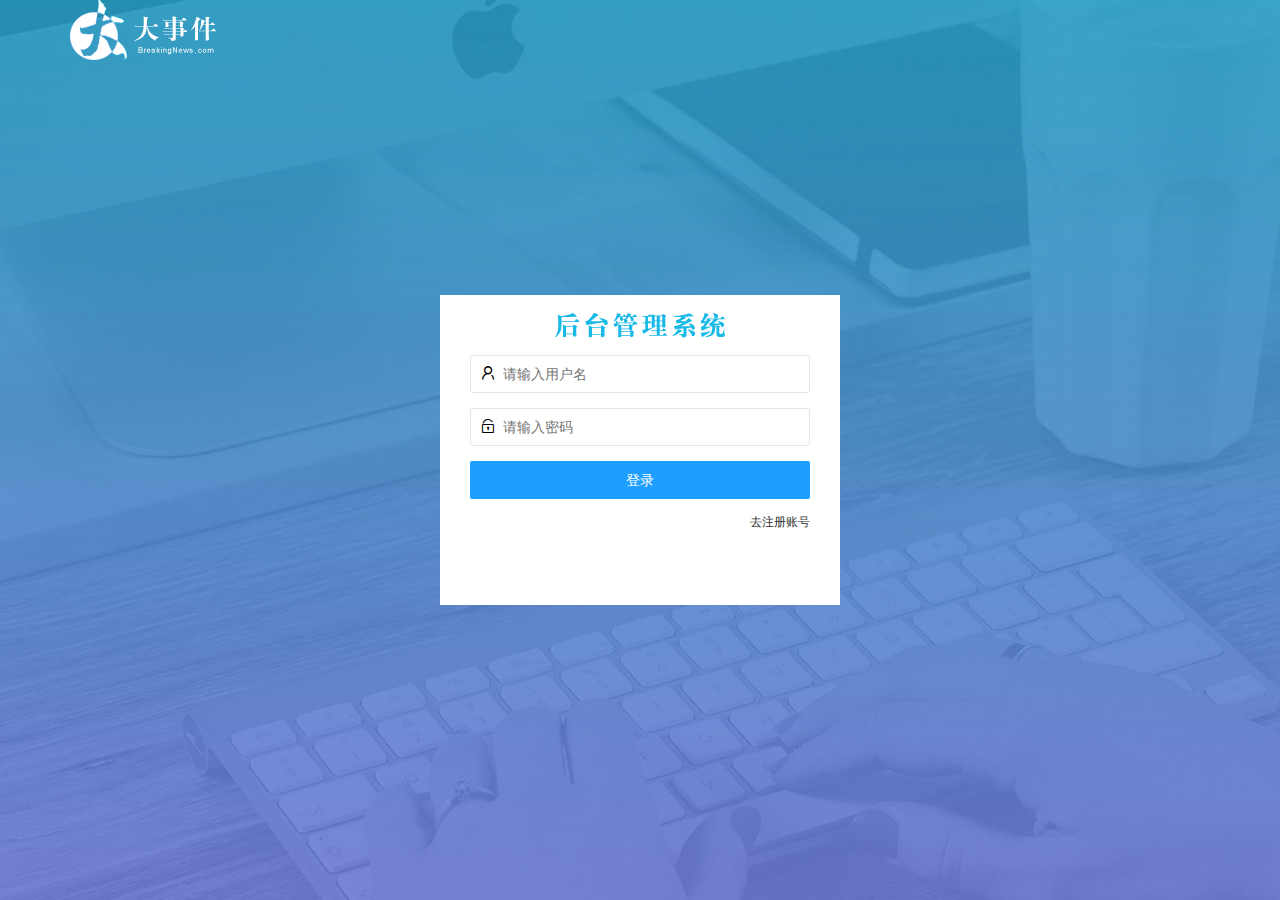
<file: login.html>
<!DOCTYPE html>
<html lang="en">

<head>
    <meta charset="UTF-8">
    <meta http-equiv="X-UA-Compatible" content="IE=edge">
    <meta name="viewport" content="width=device-width, initial-scale=1.0">
    <title>大事件登录注册页面</title>
    <link rel="stylesheet" href="/assets/lib/layui/css/layui.css" />
    <link rel="stylesheet" href="/assets/css/login.css" />
</head>

<body>
    <!-- 头部logo -->
    <div class="layui-main">
        <img src="/assets/images/logo.png" alt="">
    </div>
    <!-- 登录注册区 -->
    <div class="loginAndRegBox">
        <div class="title-box"></div>
        <!-- 登录的div -->
        <div class="login-box">
            <!-- 登录的表单 -->
            <form class="layui-form" id="form_login">
                <!-- 用户名 -->
                <div class="layui-form-item">
                    <i class="layui-icon layui-icon-username"></i>
                    <input type="text" name="username" required lay-verify="required|pwd" placeholder="请输入用户名"
                        autocomplete="off" class="layui-input">
                </div>
                <!-- 密码 -->
                <div class="layui-form-item">
                    <i class="layui-icon layui-icon-password"></i>
                    <input type="password" name="password" required lay-verify="required" placeholder="请输入密码"
                        autocomplete="off" class="layui-input">
                </div>
                <!-- 登录按钮 -->
                <div class="layui-form-item">
                    <button class="layui-btn layui-btn-fluid layui-btn-normal" lay-submit
                        lay-filter="formDemo">登录</button>
                </div>
                <div class="layui-form-item links">
                    <a href="javascript:;" id="link_reg">去注册账号</a>
                </div>
            </form>
        </div>
        <!-- 注册的div -->
        <div class="reg-box">
            <!-- 注册的表单 -->
            <form class="layui-form" id="form_reg">
                <!-- 用户名 -->
                <div class="layui-form-item">
                    <i class="layui-icon layui-icon-username"></i>
                    <input type="text" name="username" required lay-verify="required" placeholder="请输入用户名"
                        autocomplete="off" class="layui-input">
                </div>
                <!-- 密码 -->
                <div class="layui-form-item">
                    <i class="layui-icon layui-icon-password"></i>
                    <input type="password" name="password" required lay-verify="required|pwd" placeholder="请输入密码"
                        autocomplete="off" class="layui-input">
                </div>
                <!-- 确认密码 -->
                <div class="layui-form-item">
                    <i class="layui-icon layui-icon-password"></i>
                    <input type="password" name="repassword" required lay-verify="required|repwd" placeholder="请输入密码"
                        autocomplete="off" class="layui-input">
                </div>
                <!-- 注册按钮 -->
                <div class="layui-form-item">
                    <button class="layui-btn layui-btn-fluid layui-btn-normal" lay-submit
                        lay-filter="formDemo">注册</button>
                </div>
                <div class="layui-form-item links">
                    <a href="javascript:;" id="link_login">去登录</a>
                </div>
            </form>
        </div>
    </div>
    <!-- 导入layui的js -->
    <script src="/assets/lib/layui/layui.all.js"></script>
    <!-- 导入jq -->
    <script src="/assets/lib/jquery.js"></script>
    <script src="/assets/js/baseAPI.js"></script>
    <script src="/assets/js/login.js"></script>
</body>

</html>
</file>
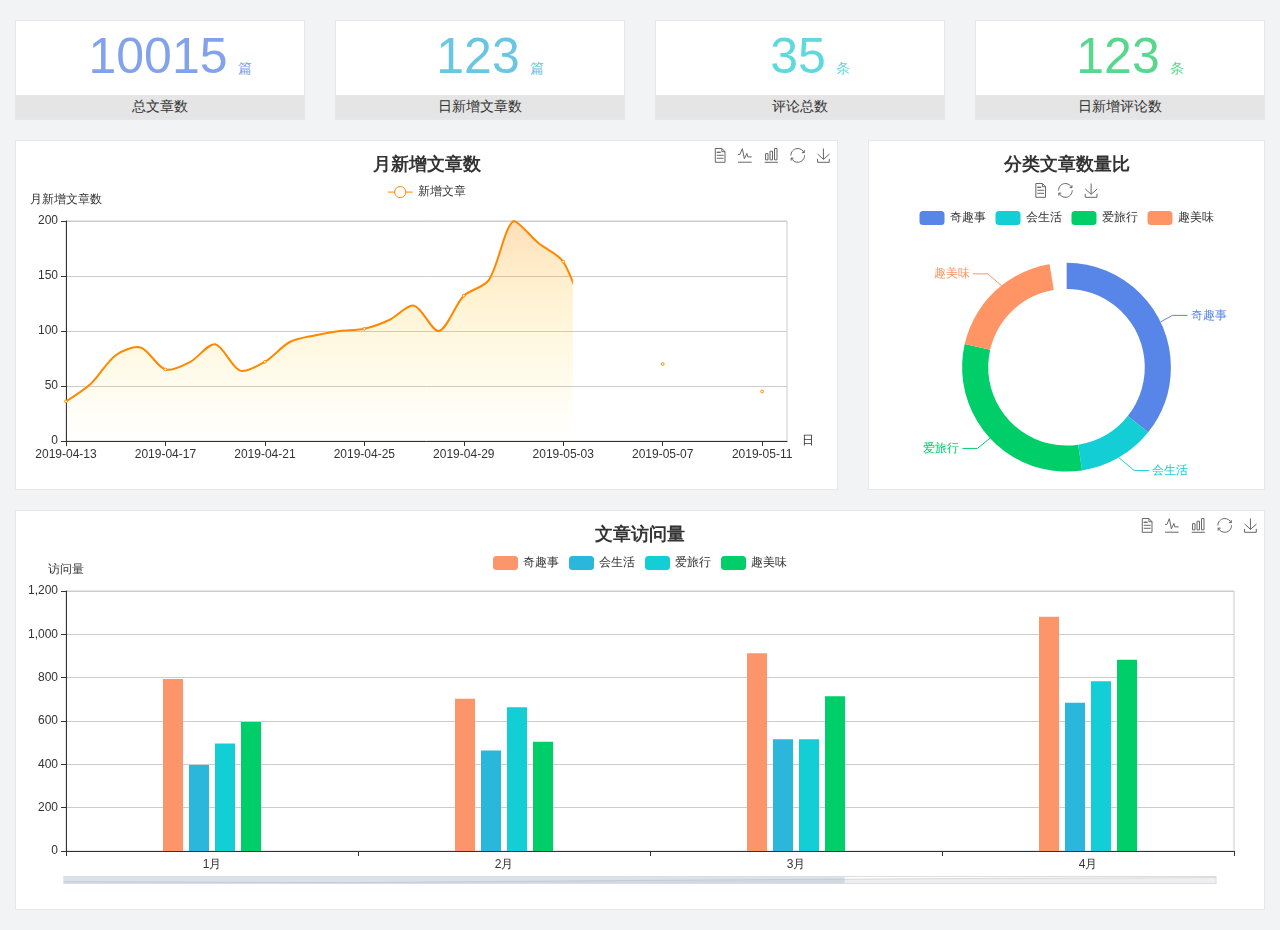
<file: home/dashboard.html>
<!DOCTYPE html>
<html lang="en">

<head>
  <meta charset="UTF-8">
  <meta name="viewport" content="width=device-width, initial-scale=1.0">
  <meta http-equiv="X-UA-Compatible" content="ie=edge">
  <title>图表统计</title>
  <link rel="stylesheet" href="../../assets/lib/bootstrap.css" />
  <link rel="stylesheet" href="../../assets/lib/main.css" />
  <script src="../../assets/lib/jquery.js"></script>
  <script type="text/javascript" src="../../assets/lib/echarts.min.js"></script>
</head>

<body>
  <div class="container-fluid">
    <div class="row spannel_list">
      <div class="col-sm-3 col-xs-6">
        <div class="spannel">
          <em>10015</em><span>篇</span>
          <b>总文章数</b>
        </div>
      </div>
      <div class="col-sm-3 col-xs-6">
        <div class="spannel scolor01">
          <em>123</em><span>篇</span>
          <b>日新增文章数</b>
        </div>
      </div>
      <div class="col-sm-3 col-xs-6">
        <div class="spannel scolor02">
          <em>35</em><span>条</span>
          <b>评论总数</b>
        </div>
      </div>
      <div class="col-sm-3 col-xs-6">
        <div class="spannel scolor03">
          <em>123</em><span>条</span>
          <b>日新增评论数</b>
        </div>
      </div>
    </div>
  </div>

  <div class="container-fluid">
    <div class="row curve-pie">
      <div class="col-lg-8 col-md-8">
        <div class="gragh_pannel" id="curve_show"></div>
      </div>
      <div class="col-lg-4 col-md-4">
        <div class="gragh_pannel" id="pie_show"></div>
      </div>
    </div>
  </div>

  <div class="container-fluid">
    <div class="column_pannel" id="column_show"></div>
  </div>

  <script>
    var oChart = echarts.init(document.getElementById('curve_show'));
    var aList_all = [
      { 'count': 36, 'date': '2019-04-13' },
      { 'count': 52, 'date': '2019-04-14' },
      { 'count': 78, 'date': '2019-04-15' },
      { 'count': 85, 'date': '2019-04-16' },
      { 'count': 65, 'date': '2019-04-17' },
      { 'count': 72, 'date': '2019-04-18' },
      { 'count': 88, 'date': '2019-04-19' },
      { 'count': 64, 'date': '2019-04-20' },
      { 'count': 72, 'date': '2019-04-21' },
      { 'count': 90, 'date': '2019-04-22' },
      { 'count': 96, 'date': '2019-04-23' },
      { 'count': 100, 'date': '2019-04-24' },
      { 'count': 102, 'date': '2019-04-25' },
      { 'count': 110, 'date': '2019-04-26' },
      { 'count': 123, 'date': '2019-04-27' },
      { 'count': 100, 'date': '2019-04-28' },
      { 'count': 132, 'date': '2019-04-29' },
      { 'count': 146, 'date': '2019-04-30' },
      { 'count': 200, 'date': '2019-05-01' },
      { 'count': 180, 'date': '2019-05-02' },
      { 'count': 163, 'date': '2019-05-03' },
      { 'count': 110, 'date': '2019-05-04' },
      { 'count': 80, 'date': '2019-05-05' },
      { 'count': 82, 'date': '2019-05-06' },
      { 'count': 70, 'date': '2019-05-07' },
      { 'count': 65, 'date': '2019-05-08' },
      { 'count': 54, 'date': '2019-05-09' },
      { 'count': 40, 'date': '2019-05-10' },
      { 'count': 45, 'date': '2019-05-11' },
      { 'count': 38, 'date': '2019-05-12' },
    ];

    let aCount = [];
    let aDate = [];

    for (var i = 0; i < aList_all.length; i++) {
      aCount.push(aList_all[i].count);
      aDate.push(aList_all[i].date);
    }

    var chartopt = {
      title: {
        text: '月新增文章数',
        left: 'center',
        top: '10'
      },
      tooltip: {
        trigger: 'axis'
      },
      legend: {
        data: ['新增文章'],
        top: '40'
      },
      toolbox: {
        show: true,
        feature: {
          mark: { show: true },
          dataView: { show: true, readOnly: false },
          magicType: { show: true, type: ['line', 'bar'] },
          restore: { show: true },
          saveAsImage: { show: true }
        }
      },
      calculable: true,
      xAxis: [
        {
          name: '日',
          type: 'category',
          boundaryGap: false,
          data: aDate
        }
      ],
      yAxis: [
        {
          name: '月新增文章数',
          type: 'value'
        }
      ],
      series: [
        {
          name: '新增文章',
          type: 'line',
          smooth: true,
          itemStyle: { normal: { areaStyle: { type: 'default' }, color: '#f80' }, lineStyle: { color: '#f80' } },
          data: aCount
        }],
      areaStyle: {
        normal: {
          color: new echarts.graphic.LinearGradient(0, 0, 0, 1, [{
            offset: 0,
            color: 'rgba(255,136,0,0.39)'
          }, {
            offset: .34,
            color: 'rgba(255,180,0,0.25)'
          }, {
            offset: 1,
            color: 'rgba(255,222,0,0.00)'
          }])

        }
      },
      grid: {
        show: true,
        x: 50,
        x2: 50,
        y: 80,
        height: 220
      }
    };

    oChart.setOption(chartopt);


    var oPie = echarts.init(document.getElementById('pie_show'));
    var oPieopt =
    {
      title: {
        top: 10,
        text: '分类文章数量比',
        x: 'center'
      },
      tooltip: {
        trigger: 'item',
        formatter: "{a} <br/>{b} : {c} ({d}%)"
      },
      color: ['#5885e8', '#13cfd5', '#00ce68', '#ff9565'],
      legend: {
        x: 'center',
        top: 65,
        data: ['奇趣事', '会生活', '爱旅行', '趣美味']
      },
      toolbox: {
        show: true,
        x: 'center',
        top: 35,
        feature: {
          mark: { show: true },
          dataView: { show: true, readOnly: false },
          magicType: {
            show: true,
            type: ['pie', 'funnel'],
            option: {
              funnel: {
                x: '25%',
                width: '50%',
                funnelAlign: 'left',
                max: 1548
              }
            }
          },
          restore: { show: true },
          saveAsImage: { show: true }
        }
      },
      calculable: true,
      series: [
        {
          name: '访问来源',
          type: 'pie',
          radius: ['45%', '60%'],
          center: ['50%', '65%'],
          data: [
            { value: 300, name: '奇趣事' },
            { value: 100, name: '会生活' },
            { value: 260, name: '爱旅行' },
            { value: 180, name: '趣美味' }
          ]
        }
      ]
    };
    oPie.setOption(oPieopt);



    var oColumn = this.echarts.init(document.getElementById('column_show'));
    var oColumnopt =
    {
      title: {
        text: '文章访问量',
        left: 'center',
        top: '10'
      },
      tooltip: {
        trigger: 'axis'
      },
      legend: {
        data: ['奇趣事', '会生活', '爱旅行', '趣美味'],
        top: '40'
      },
      toolbox: {
        show: true,
        feature: {
          mark: { show: true },
          dataView: { show: true, readOnly: false },
          magicType: { show: true, type: ['line', 'bar'] },
          restore: { show: true },
          saveAsImage: { show: true }
        }
      },
      calculable: true,
      xAxis: [
        {
          type: 'category',
          data: ['1月', '2月', '3月', '4月', '5月']
        }
      ],
      yAxis: [
        {
          name: '访问量',
          type: 'value'
        }
      ],
      series: [
        {
          name: '奇趣事',
          type: 'bar',
          barWidth: 20,
          itemStyle: {
            normal: { areaStyle: { type: 'default' }, color: '#fd956a' }
          },
          data: [800, 708, 920, 1090, 1200]
        },
        {
          name: '会生活',
          type: 'bar',
          barWidth: 20,
          itemStyle: {
            normal: { areaStyle: { type: 'default' }, color: '#2bb6db' }
          },
          data: [400, 468, 520, 690, 800]
        },
        {
          name: '爱旅行',
          type: 'bar',
          barWidth: 20,
          itemStyle: {
            normal: { areaStyle: { type: 'default' }, color: '#13cfd5' }
          },
          data: [500, 668, 520, 790, 900]
        },
        {
          name: '趣美味',
          type: 'bar',
          barWidth: 20,
          itemStyle: {
            normal: { areaStyle: { type: 'default' }, color: '#00ce68' }
          },
          data: [600, 508, 720, 890, 1000]
        }
      ],
      grid: {
        show: true,
        x: 50,
        x2: 30,
        y: 80,
        height: 260
      },
      dataZoom: [//给x轴设置滚动条
        {
          start: 0,//默认为0
          end: 100 - 1000 / 31,//默认为100
          type: 'slider',
          show: true,
          xAxisIndex: [0],
          handleSize: 0,//滑动条的 左右2个滑动条的大小
          height: 8,//组件高度
          left: 45, //左边的距离
          right: 50,//右边的距离
          bottom: 26,//右边的距离
          handleColor: '#ddd',//h滑动图标的颜色
          handleStyle: {
            borderColor: "#cacaca",
            borderWidth: "1",
            shadowBlur: 2,
            background: "#ddd",
            shadowColor: "#ddd",
          }
        }]
    };
    oColumn.setOption(oColumnopt);
  </script>
</body>

</html>
</file>
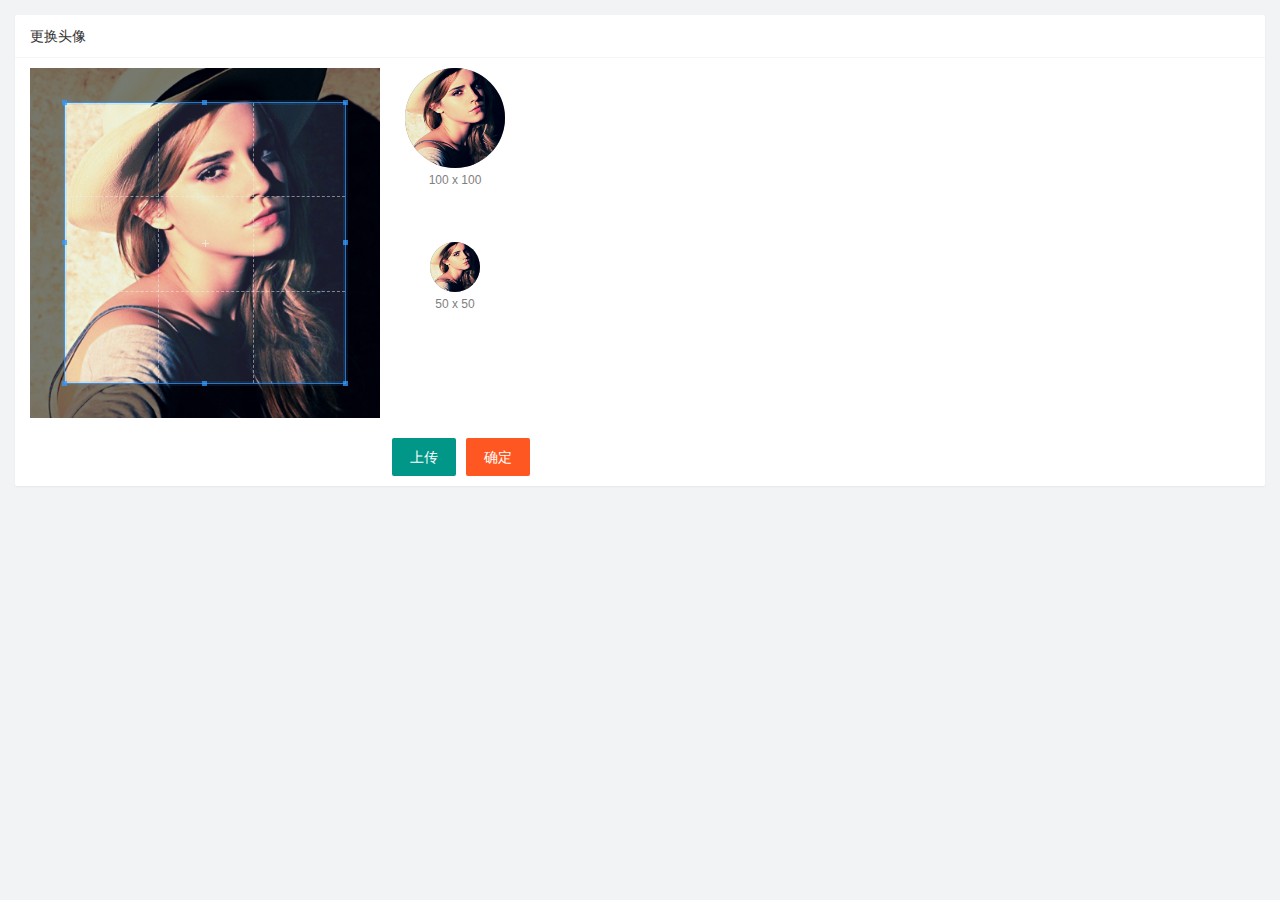
<file: user/user_avatar.html>
<!DOCTYPE html>
<html lang="en">

<head>
  <meta charset="UTF-8">
  <meta http-equiv="X-UA-Compatible" content="IE=edge">
  <meta name="viewport" content="width=device-width, initial-scale=1.0">
  <title>Document</title>
  <link rel="stylesheet" href="/assets/lib/layui/css/layui.css" />
  <link rel="stylesheet" href="/assets/lib/cropper/cropper.css" />
  <link rel="stylesheet" href="/assets/css/user/user_avatar.css">
</head>

<body>
  <!-- 卡片区域 -->
  <div class="layui-card">
    <div class="layui-card-header">更换头像</div>
    <div class="layui-card-body">
      <!-- 第一行的图片裁剪和预览区域 -->
      <div class="row1">
        <!-- 图片裁剪区域 -->
        <div class="cropper-box">
          <!-- 这个 img 标签很重要，将来会把它初始化为裁剪区域 -->
          <img id="image" src="/assets/images/sample.jpg" />
        </div>
        <!-- 图片的预览区域 -->
        <div class="preview-box">
          <div>
            <!-- 宽高为 100px 的预览区域 -->
            <div class="img-preview w100"></div>
            <p class="size">100 x 100</p>
          </div>
          <div>
            <!-- 宽高为 50px 的预览区域 -->
            <div class="img-preview w50"></div>
            <p class="size">50 x 50</p>
          </div>
        </div>
      </div>

      <!-- 第二行的按钮区域 -->
      <div class="row2">
        <input type="file" id="file" accept="image/png,image/jpeg">
        <button type="button" class="layui-btn" id="btnChooseImage">上传</button>
        <button type="button" class="layui-btn layui-btn-danger" id="btnUpload">确定</button>
      </div>
    </div>
  </div>
  <script src="/assets/lib/layui/layui.all.js"></script>
  
  <script src="/assets/lib/jquery.js"></script>
  <script src="/assets/lib/cropper/Cropper.js"></script>
  <script src="/assets/lib/cropper/jquery-cropper.js"></script>
  <script src="/assets/js/baseAPI.js"></script>
  <script src="/assets/js/user/user_avatar.js"></script>
</body>

</html>
</file>
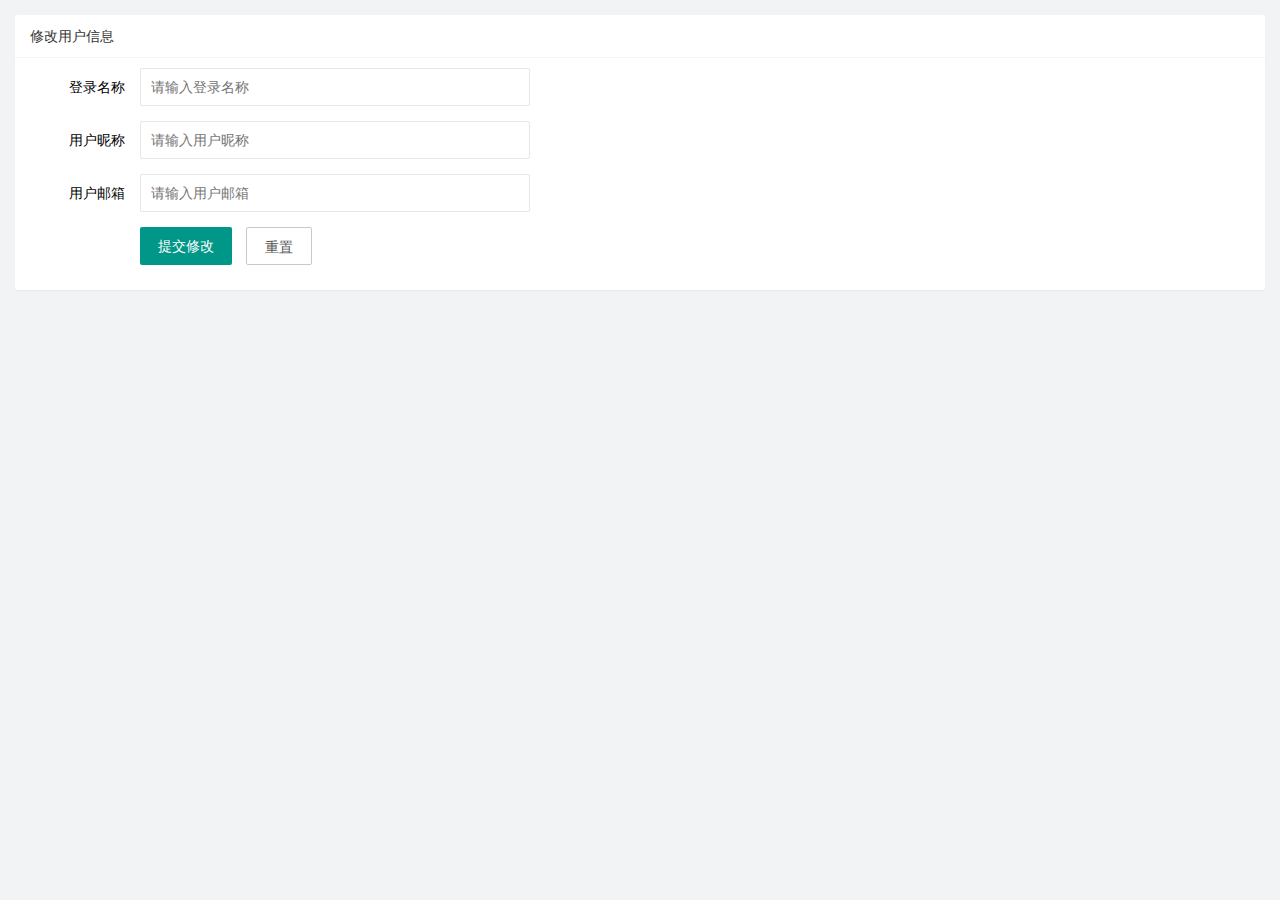
<file: user/user_info.html>
<!DOCTYPE html>
<html lang="en">

<head>
    <meta charset="UTF-8">
    <meta http-equiv="X-UA-Compatible" content="IE=edge">
    <meta name="viewport" content="width=device-width, initial-scale=1.0">
    <title>Document</title>
    <link rel="stylesheet" href="/assets/lib/layui/css/layui.css" />
    <link rel="stylesheet" href="/assets/css/user/user_info.css" />
</head>

<body>
    <!-- 卡片区域 -->
    <div class="layui-card">
        <div class="layui-card-header">修改用户信息</div>
        <div class="layui-card-body">
            <!-- 表单区域 -->
            <form class="layui-form" lay-filter="initUserInfo">
                <!-- 隐藏表单 -->
                <input type="hidden" name="id">
                <div class="layui-form-item">
                    <label class="layui-form-label">登录名称</label>
                    <div class="layui-input-block">
                        <input type="text" name="username" required lay-verify="required" placeholder="请输入登录名称"
                            autocomplete="off" class="layui-input" readonly>
                    </div>
                </div>
                <div class="layui-form-item">
                    <label class="layui-form-label">用户昵称</label>
                    <div class="layui-input-block">
                        <input type="text" name="nickname" required lay-verify="required|nickname" placeholder="请输入用户昵称"
                            autocomplete="off" class="layui-input">
                    </div>
                </div>
                <div class="layui-form-item">
                    <label class="layui-form-label">用户邮箱</label>
                    <div class="layui-input-block">
                        <input type="text" name="email" required lay-verify="required|email" placeholder="请输入用户邮箱"
                            autocomplete="off" class="layui-input">
                    </div>
                </div>
                <div class="layui-form-item">
                    <div class="layui-input-block">
                        <button class="layui-btn" lay-submit lay-filter="formDemo">提交修改</button>
                        <button type="reset" class="layui-btn layui-btn-primary" id="btnReset">重置</button>
                    </div>
                </div>
            </form>
        </div>
    </div>
    <script src="/assets/lib/jquery.js"></script>
    <script src="/assets/lib/layui/layui.all.js"></script>
    <script src="/assets/js/baseAPI.js"></script>
    <script src="/assets/js/user/user_info.js"></script>
</body>

</html>
</file>
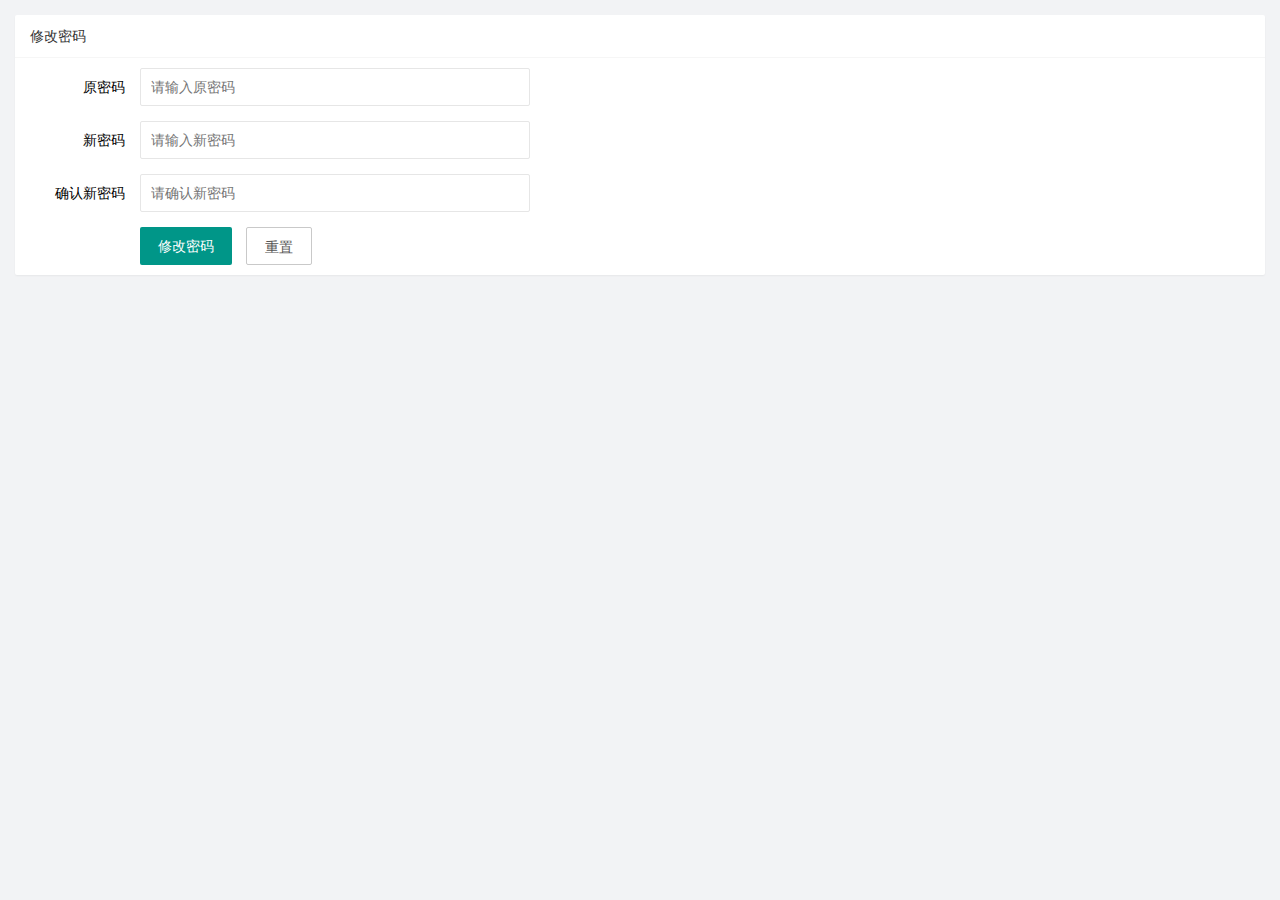
<file: user/user_pwd.html>
<!DOCTYPE html>
<html lang="en">
<head>
    <meta charset="UTF-8">
    <meta http-equiv="X-UA-Compatible" content="IE=edge">
    <meta name="viewport" content="width=device-width, initial-scale=1.0">
    <title>Document</title>
    <link rel="stylesheet" href="/assets/lib/layui/css/layui.css"/>
    <link rel="stylesheet" href="/assets/css/user/user_pwd.css"/>
</head>
<body>
    <div class="layui-card">
        <div class="layui-card-header">修改密码</div>
        <div class="layui-card-body">
            <form class="layui-form" >
                <div class="layui-form-item">
                  <label class="layui-form-label">原密码</label>
                  <div class="layui-input-block">
                    <input type="password" name="oldPwd" required  lay-verify="required|pwd" placeholder="请输入原密码" autocomplete="off" class="layui-input">
                  </div>
                </div>
                <div class="layui-form-item">
                    <label class="layui-form-label">新密码</label>
                    <div class="layui-input-block">
                      <input type="password" name="newPwd" required  lay-verify="required|samePwd" placeholder="请输入新密码" autocomplete="off" class="layui-input">
                    </div>
                  </div>
                  <div class="layui-form-item">
                    <label class="layui-form-label">确认新密码</label>
                    <div class="layui-input-block">
                      <input type="password" name="rePwd" required  lay-verify="required|rePwd" placeholder="请确认新密码" autocomplete="off" class="layui-input">
                    </div>
                  </div>
                  <div class="layui-input-block">
                    <button class="layui-btn" lay-submit lay-filter="formDemo">修改密码</button>
                    <button type="reset" class="layui-btn layui-btn-primary">重置</button>
                  </div>
            </form>
        </div>
      </div>
      <script src="/assets/lib/jquery.js"></script>
      <script src="/assets/lib/layui/layui.all.js"></script>
      <script src="/assets/js/baseAPI.js"></script>
      <script src="/assets/js/user/user_pwd.js"></script>
</body>
</html>
</file>
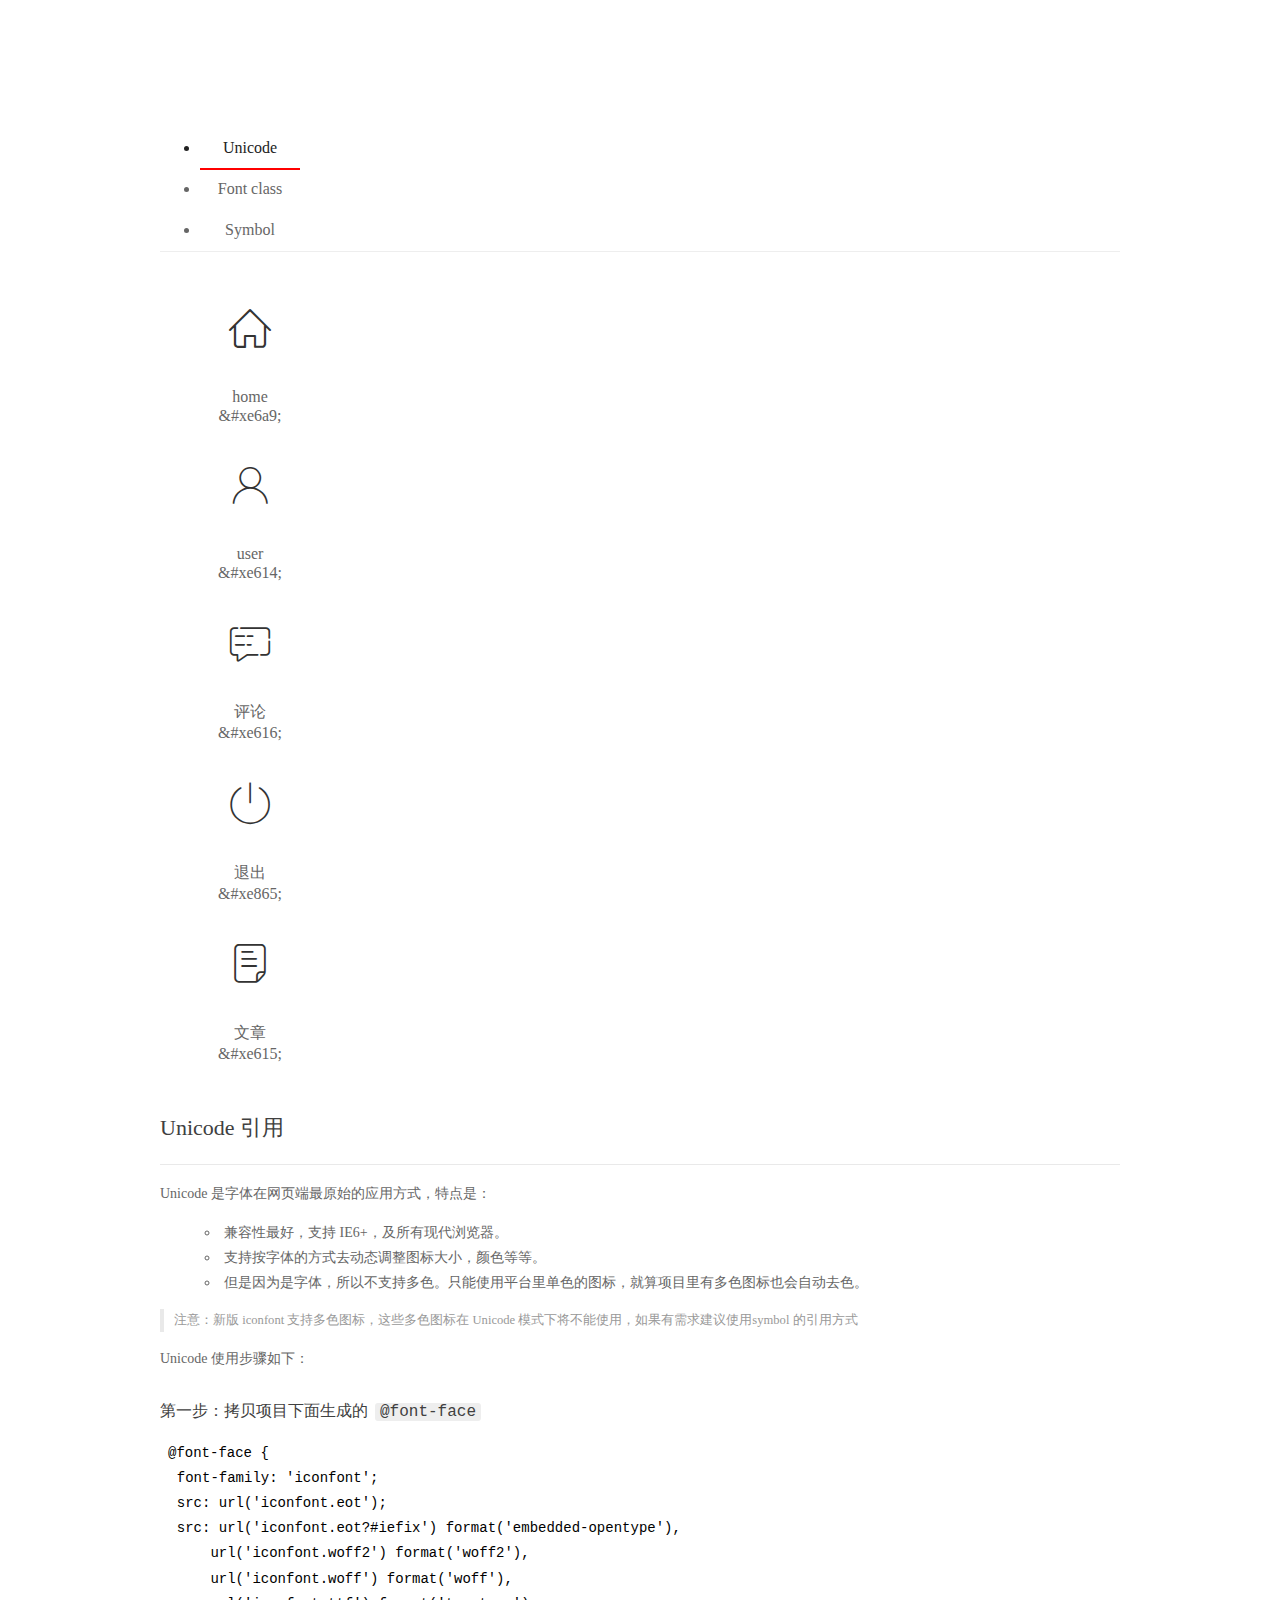
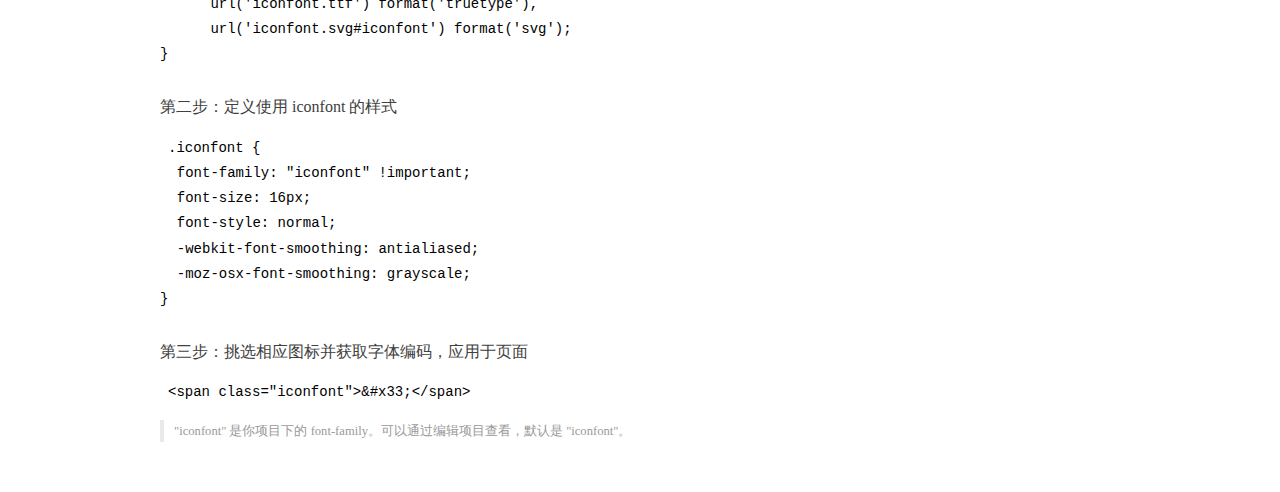
<file: assets/fonts/demo_index.html>
<!DOCTYPE html>
<html>
<head>
  <meta charset="utf-8"/>
  <title>IconFont Demo</title>
  <link rel="shortcut icon" href="https://gtms04.alicdn.com/tps/i4/TB1_oz6GVXXXXaFXpXXJDFnIXXX-64-64.ico" type="image/x-icon"/>
  <link rel="stylesheet" href="https://g.alicdn.com/thx/cube/1.3.2/cube.min.css">
  <link rel="stylesheet" href="demo.css">
  <link rel="stylesheet" href="iconfont.css">
  <script src="iconfont.js"></script>
  <!-- jQuery -->
  <script src="https://a1.alicdn.com/oss/uploads/2018/12/26/7bfddb60-08e8-11e9-9b04-53e73bb6408b.js"></script>
  <!-- 代码高亮 -->
  <script src="https://a1.alicdn.com/oss/uploads/2018/12/26/a3f714d0-08e6-11e9-8a15-ebf944d7534c.js"></script>
</head>
<body>
  <div class="main">
    <h1 class="logo"><a href="https://www.iconfont.cn/" title="iconfont 首页" target="_blank">&#xe86b;</a></h1>
    <div class="nav-tabs">
      <ul id="tabs" class="dib-box">
        <li class="dib active"><span>Unicode</span></li>
        <li class="dib"><span>Font class</span></li>
        <li class="dib"><span>Symbol</span></li>
      </ul>
      
    </div>
    <div class="tab-container">
      <div class="content unicode" style="display: block;">
          <ul class="icon_lists dib-box">
          
            <li class="dib">
              <span class="icon iconfont">&#xe6a9;</span>
                <div class="name">home</div>
                <div class="code-name">&amp;#xe6a9;</div>
              </li>
          
            <li class="dib">
              <span class="icon iconfont">&#xe614;</span>
                <div class="name">user</div>
                <div class="code-name">&amp;#xe614;</div>
              </li>
          
            <li class="dib">
              <span class="icon iconfont">&#xe616;</span>
                <div class="name">评论</div>
                <div class="code-name">&amp;#xe616;</div>
              </li>
          
            <li class="dib">
              <span class="icon iconfont">&#xe865;</span>
                <div class="name">退出</div>
                <div class="code-name">&amp;#xe865;</div>
              </li>
          
            <li class="dib">
              <span class="icon iconfont">&#xe615;</span>
                <div class="name">文章</div>
                <div class="code-name">&amp;#xe615;</div>
              </li>
          
          </ul>
          <div class="article markdown">
          <h2 id="unicode-">Unicode 引用</h2>
          <hr>

          <p>Unicode 是字体在网页端最原始的应用方式，特点是：</p>
          <ul>
            <li>兼容性最好，支持 IE6+，及所有现代浏览器。</li>
            <li>支持按字体的方式去动态调整图标大小，颜色等等。</li>
            <li>但是因为是字体，所以不支持多色。只能使用平台里单色的图标，就算项目里有多色图标也会自动去色。</li>
          </ul>
          <blockquote>
            <p>注意：新版 iconfont 支持多色图标，这些多色图标在 Unicode 模式下将不能使用，如果有需求建议使用symbol 的引用方式</p>
          </blockquote>
          <p>Unicode 使用步骤如下：</p>
          <h3 id="-font-face">第一步：拷贝项目下面生成的 <code>@font-face</code></h3>
<pre><code class="language-css"
>@font-face {
  font-family: 'iconfont';
  src: url('iconfont.eot');
  src: url('iconfont.eot?#iefix') format('embedded-opentype'),
      url('iconfont.woff2') format('woff2'),
      url('iconfont.woff') format('woff'),
      url('iconfont.ttf') format('truetype'),
      url('iconfont.svg#iconfont') format('svg');
}
</code></pre>
          <h3 id="-iconfont-">第二步：定义使用 iconfont 的样式</h3>
<pre><code class="language-css"
>.iconfont {
  font-family: "iconfont" !important;
  font-size: 16px;
  font-style: normal;
  -webkit-font-smoothing: antialiased;
  -moz-osx-font-smoothing: grayscale;
}
</code></pre>
          <h3 id="-">第三步：挑选相应图标并获取字体编码，应用于页面</h3>
<pre>
<code class="language-html"
>&lt;span class="iconfont"&gt;&amp;#x33;&lt;/span&gt;
</code></pre>
          <blockquote>
            <p>"iconfont" 是你项目下的 font-family。可以通过编辑项目查看，默认是 "iconfont"。</p>
          </blockquote>
          </div>
      </div>
      <div class="content font-class">
        <ul class="icon_lists dib-box">
          
          <li class="dib">
            <span class="icon iconfont icon-home"></span>
            <div class="name">
              home
            </div>
            <div class="code-name">.icon-home
            </div>
          </li>
          
          <li class="dib">
            <span class="icon iconfont icon-user"></span>
            <div class="name">
              user
            </div>
            <div class="code-name">.icon-user
            </div>
          </li>
          
          <li class="dib">
            <span class="icon iconfont icon-pinglun"></span>
            <div class="name">
              评论
            </div>
            <div class="code-name">.icon-pinglun
            </div>
          </li>
          
          <li class="dib">
            <span class="icon iconfont icon-tuichu"></span>
            <div class="name">
              退出
            </div>
            <div class="code-name">.icon-tuichu
            </div>
          </li>
          
          <li class="dib">
            <span class="icon iconfont icon-16"></span>
            <div class="name">
              文章
            </div>
            <div class="code-name">.icon-16
            </div>
          </li>
          
        </ul>
        <div class="article markdown">
        <h2 id="font-class-">font-class 引用</h2>
        <hr>

        <p>font-class 是 Unicode 使用方式的一种变种，主要是解决 Unicode 书写不直观，语意不明确的问题。</p>
        <p>与 Unicode 使用方式相比，具有如下特点：</p>
        <ul>
          <li>兼容性良好，支持 IE8+，及所有现代浏览器。</li>
          <li>相比于 Unicode 语意明确，书写更直观。可以很容易分辨这个 icon 是什么。</li>
          <li>因为使用 class 来定义图标，所以当要替换图标时，只需要修改 class 里面的 Unicode 引用。</li>
          <li>不过因为本质上还是使用的字体，所以多色图标还是不支持的。</li>
        </ul>
        <p>使用步骤如下：</p>
        <h3 id="-fontclass-">第一步：引入项目下面生成的 fontclass 代码：</h3>
<pre><code class="language-html">&lt;link rel="stylesheet" href="./iconfont.css"&gt;
</code></pre>
        <h3 id="-">第二步：挑选相应图标并获取类名，应用于页面：</h3>
<pre><code class="language-html">&lt;span class="iconfont icon-xxx"&gt;&lt;/span&gt;
</code></pre>
        <blockquote>
          <p>"
            iconfont" 是你项目下的 font-family。可以通过编辑项目查看，默认是 "iconfont"。</p>
        </blockquote>
      </div>
      </div>
      <div class="content symbol">
          <ul class="icon_lists dib-box">
          
            <li class="dib">
                <svg class="icon svg-icon" aria-hidden="true">
                  <use xlink:href="#icon-home"></use>
                </svg>
                <div class="name">home</div>
                <div class="code-name">#icon-home</div>
            </li>
          
            <li class="dib">
                <svg class="icon svg-icon" aria-hidden="true">
                  <use xlink:href="#icon-user"></use>
                </svg>
                <div class="name">user</div>
                <div class="code-name">#icon-user</div>
            </li>
          
            <li class="dib">
                <svg class="icon svg-icon" aria-hidden="true">
                  <use xlink:href="#icon-pinglun"></use>
                </svg>
                <div class="name">评论</div>
                <div class="code-name">#icon-pinglun</div>
            </li>
          
            <li class="dib">
                <svg class="icon svg-icon" aria-hidden="true">
                  <use xlink:href="#icon-tuichu"></use>
                </svg>
                <div class="name">退出</div>
                <div class="code-name">#icon-tuichu</div>
            </li>
          
            <li class="dib">
                <svg class="icon svg-icon" aria-hidden="true">
                  <use xlink:href="#icon-16"></use>
                </svg>
                <div class="name">文章</div>
                <div class="code-name">#icon-16</div>
            </li>
          
          </ul>
          <div class="article markdown">
          <h2 id="symbol-">Symbol 引用</h2>
          <hr>

          <p>这是一种全新的使用方式，应该说这才是未来的主流，也是平台目前推荐的用法。相关介绍可以参考这篇<a href="">文章</a>
            这种用法其实是做了一个 SVG 的集合，与另外两种相比具有如下特点：</p>
          <ul>
            <li>支持多色图标了，不再受单色限制。</li>
            <li>通过一些技巧，支持像字体那样，通过 <code>font-size</code>, <code>color</code> 来调整样式。</li>
            <li>兼容性较差，支持 IE9+，及现代浏览器。</li>
            <li>浏览器渲染 SVG 的性能一般，还不如 png。</li>
          </ul>
          <p>使用步骤如下：</p>
          <h3 id="-symbol-">第一步：引入项目下面生成的 symbol 代码：</h3>
<pre><code class="language-html">&lt;script src="./iconfont.js"&gt;&lt;/script&gt;
</code></pre>
          <h3 id="-css-">第二步：加入通用 CSS 代码（引入一次就行）：</h3>
<pre><code class="language-html">&lt;style&gt;
.icon {
  width: 1em;
  height: 1em;
  vertical-align: -0.15em;
  fill: currentColor;
  overflow: hidden;
}
&lt;/style&gt;
</code></pre>
          <h3 id="-">第三步：挑选相应图标并获取类名，应用于页面：</h3>
<pre><code class="language-html">&lt;svg class="icon" aria-hidden="true"&gt;
  &lt;use xlink:href="#icon-xxx"&gt;&lt;/use&gt;
&lt;/svg&gt;
</code></pre>
          </div>
      </div>

    </div>
  </div>
  <script>
  $(document).ready(function () {
      $('.tab-container .content:first').show()

      $('#tabs li').click(function (e) {
        var tabContent = $('.tab-container .content')
        var index = $(this).index()

        if ($(this).hasClass('active')) {
          return
        } else {
          $('#tabs li').removeClass('active')
          $(this).addClass('active')

          tabContent.hide().eq(index).fadeIn()
        }
      })
    })
  </script>
</body>
</html>
</file>
<file: assets/lib/layui/css/layui.css>
/** layui-v2.5.5 MIT License By https://www.layui.com */
 .layui-inline,img{display:inline-block;vertical-align:middle}h1,h2,h3,h4,h5,h6{font-weight:400}.layui-edge,.layui-header,.layui-inline,.layui-main{position:relative}.layui-body,.layui-edge,.layui-elip{overflow:hidden}.layui-btn,.layui-edge,.layui-inline,img{vertical-align:middle}.layui-btn,.layui-disabled,.layui-icon,.layui-unselect{-moz-user-select:none;-webkit-user-select:none;-ms-user-select:none}.layui-elip,.layui-form-checkbox span,.layui-form-pane .layui-form-label{text-overflow:ellipsis;white-space:nowrap}.layui-breadcrumb,.layui-tree-btnGroup{visibility:hidden}blockquote,body,button,dd,div,dl,dt,form,h1,h2,h3,h4,h5,h6,input,li,ol,p,pre,td,textarea,th,ul{margin:0;padding:0;-webkit-tap-highlight-color:rgba(0,0,0,0)}a:active,a:hover{outline:0}img{border:none}li{list-style:none}table{border-collapse:collapse;border-spacing:0}h4,h5,h6{font-size:100%}button,input,optgroup,option,select,textarea{font-family:inherit;font-size:inherit;font-style:inherit;font-weight:inherit;outline:0}pre{white-space:pre-wrap;white-space:-moz-pre-wrap;white-space:-pre-wrap;white-space:-o-pre-wrap;word-wrap:break-word}body{line-height:24px;font:14px Helvetica Neue,Helvetica,PingFang SC,Tahoma,Arial,sans-serif}hr{height:1px;margin:10px 0;border:0;clear:both}a{color:#333;text-decoration:none}a:hover{color:#777}a cite{font-style:normal;*cursor:pointer}.layui-border-box,.layui-border-box *{box-sizing:border-box}.layui-box,.layui-box *{box-sizing:content-box}.layui-clear{clear:both;*zoom:1}.layui-clear:after{content:'\20';clear:both;*zoom:1;display:block;height:0}.layui-inline{*display:inline;*zoom:1}.layui-edge{display:inline-block;width:0;height:0;border-width:6px;border-style:dashed;border-color:transparent}.layui-edge-top{top:-4px;border-bottom-color:#999;border-bottom-style:solid}.layui-edge-right{border-left-color:#999;border-left-style:solid}.layui-edge-bottom{top:2px;border-top-color:#999;border-top-style:solid}.layui-edge-left{border-right-color:#999;border-right-style:solid}.layui-disabled,.layui-disabled:hover{color:#d2d2d2!important;cursor:not-allowed!important}.layui-circle{border-radius:100%}.layui-show{display:block!important}.layui-hide{display:none!important}@font-face{font-family:layui-icon;src:url(../font/iconfont.eot?v=250);src:url(../font/iconfont.eot?v=250#iefix) format('embedded-opentype'),url(../font/iconfont.woff2?v=250) format('woff2'),url(../font/iconfont.woff?v=250) format('woff'),url(../font/iconfont.ttf?v=250) format('truetype'),url(../font/iconfont.svg?v=250#layui-icon) format('svg')}.layui-icon{font-family:layui-icon!important;font-size:16px;font-style:normal;-webkit-font-smoothing:antialiased;-moz-osx-font-smoothing:grayscale}.layui-icon-reply-fill:before{content:"\e611"}.layui-icon-set-fill:before{content:"\e614"}.layui-icon-menu-fill:before{content:"\e60f"}.layui-icon-search:before{content:"\e615"}.layui-icon-share:before{content:"\e641"}.layui-icon-set-sm:before{content:"\e620"}.layui-icon-engine:before{content:"\e628"}.layui-icon-close:before{content:"\1006"}.layui-icon-close-fill:before{content:"\1007"}.layui-icon-chart-screen:before{content:"\e629"}.layui-icon-star:before{content:"\e600"}.layui-icon-circle-dot:before{content:"\e617"}.layui-icon-chat:before{content:"\e606"}.layui-icon-release:before{content:"\e609"}.layui-icon-list:before{content:"\e60a"}.layui-icon-chart:before{content:"\e62c"}.layui-icon-ok-circle:before{content:"\1005"}.layui-icon-layim-theme:before{content:"\e61b"}.layui-icon-table:before{content:"\e62d"}.layui-icon-right:before{content:"\e602"}.layui-icon-left:before{content:"\e603"}.layui-icon-cart-simple:before{content:"\e698"}.layui-icon-face-cry:before{content:"\e69c"}.layui-icon-face-smile:before{content:"\e6af"}.layui-icon-survey:before{content:"\e6b2"}.layui-icon-tree:before{content:"\e62e"}.layui-icon-upload-circle:before{content:"\e62f"}.layui-icon-add-circle:before{content:"\e61f"}.layui-icon-download-circle:before{content:"\e601"}.layui-icon-templeate-1:before{content:"\e630"}.layui-icon-util:before{content:"\e631"}.layui-icon-face-surprised:before{content:"\e664"}.layui-icon-edit:before{content:"\e642"}.layui-icon-speaker:before{content:"\e645"}.layui-icon-down:before{content:"\e61a"}.layui-icon-file:before{content:"\e621"}.layui-icon-layouts:before{content:"\e632"}.layui-icon-rate-half:before{content:"\e6c9"}.layui-icon-add-circle-fine:before{content:"\e608"}.layui-icon-prev-circle:before{content:"\e633"}.layui-icon-read:before{content:"\e705"}.layui-icon-404:before{content:"\e61c"}.layui-icon-carousel:before{content:"\e634"}.layui-icon-help:before{content:"\e607"}.layui-icon-code-circle:before{content:"\e635"}.layui-icon-water:before{content:"\e636"}.layui-icon-username:before{content:"\e66f"}.layui-icon-find-fill:before{content:"\e670"}.layui-icon-about:before{content:"\e60b"}.layui-icon-location:before{content:"\e715"}.layui-icon-up:before{content:"\e619"}.layui-icon-pause:before{content:"\e651"}.layui-icon-date:before{content:"\e637"}.layui-icon-layim-uploadfile:before{content:"\e61d"}.layui-icon-delete:before{content:"\e640"}.layui-icon-play:before{content:"\e652"}.layui-icon-top:before{content:"\e604"}.layui-icon-friends:before{content:"\e612"}.layui-icon-refresh-3:before{content:"\e9aa"}.layui-icon-ok:before{content:"\e605"}.layui-icon-layer:before{content:"\e638"}.layui-icon-face-smile-fine:before{content:"\e60c"}.layui-icon-dollar:before{content:"\e659"}.layui-icon-group:before{content:"\e613"}.layui-icon-layim-download:before{content:"\e61e"}.layui-icon-picture-fine:before{content:"\e60d"}.layui-icon-link:before{content:"\e64c"}.layui-icon-diamond:before{content:"\e735"}.layui-icon-log:before{content:"\e60e"}.layui-icon-rate-solid:before{content:"\e67a"}.layui-icon-fonts-del:before{content:"\e64f"}.layui-icon-unlink:before{content:"\e64d"}.layui-icon-fonts-clear:before{content:"\e639"}.layui-icon-triangle-r:before{content:"\e623"}.layui-icon-circle:before{content:"\e63f"}.layui-icon-radio:before{content:"\e643"}.layui-icon-align-center:before{content:"\e647"}.layui-icon-align-right:before{content:"\e648"}.layui-icon-align-left:before{content:"\e649"}.layui-icon-loading-1:before{content:"\e63e"}.layui-icon-return:before{content:"\e65c"}.layui-icon-fonts-strong:before{content:"\e62b"}.layui-icon-upload:before{content:"\e67c"}.layui-icon-dialogue:before{content:"\e63a"}.layui-icon-video:before{content:"\e6ed"}.layui-icon-headset:before{content:"\e6fc"}.layui-icon-cellphone-fine:before{content:"\e63b"}.layui-icon-add-1:before{content:"\e654"}.layui-icon-face-smile-b:before{content:"\e650"}.layui-icon-fonts-html:before{content:"\e64b"}.layui-icon-form:before{content:"\e63c"}.layui-icon-cart:before{content:"\e657"}.layui-icon-camera-fill:before{content:"\e65d"}.layui-icon-tabs:before{content:"\e62a"}.layui-icon-fonts-code:before{content:"\e64e"}.layui-icon-fire:before{content:"\e756"}.layui-icon-set:before{content:"\e716"}.layui-icon-fonts-u:before{content:"\e646"}.layui-icon-triangle-d:before{content:"\e625"}.layui-icon-tips:before{content:"\e702"}.layui-icon-picture:before{content:"\e64a"}.layui-icon-more-vertical:before{content:"\e671"}.layui-icon-flag:before{content:"\e66c"}.layui-icon-loading:before{content:"\e63d"}.layui-icon-fonts-i:before{content:"\e644"}.layui-icon-refresh-1:before{content:"\e666"}.layui-icon-rmb:before{content:"\e65e"}.layui-icon-home:before{content:"\e68e"}.layui-icon-user:before{content:"\e770"}.layui-icon-notice:before{content:"\e667"}.layui-icon-login-weibo:before{content:"\e675"}.layui-icon-voice:before{content:"\e688"}.layui-icon-upload-drag:before{content:"\e681"}.layui-icon-login-qq:before{content:"\e676"}.layui-icon-snowflake:before{content:"\e6b1"}.layui-icon-file-b:before{content:"\e655"}.layui-icon-template:before{content:"\e663"}.layui-icon-auz:before{content:"\e672"}.layui-icon-console:before{content:"\e665"}.layui-icon-app:before{content:"\e653"}.layui-icon-prev:before{content:"\e65a"}.layui-icon-website:before{content:"\e7ae"}.layui-icon-next:before{content:"\e65b"}.layui-icon-component:before{content:"\e857"}.layui-icon-more:before{content:"\e65f"}.layui-icon-login-wechat:before{content:"\e677"}.layui-icon-shrink-right:before{content:"\e668"}.layui-icon-spread-left:before{content:"\e66b"}.layui-icon-camera:before{content:"\e660"}.layui-icon-note:before{content:"\e66e"}.layui-icon-refresh:before{content:"\e669"}.layui-icon-female:before{content:"\e661"}.layui-icon-male:before{content:"\e662"}.layui-icon-password:before{content:"\e673"}.layui-icon-senior:before{content:"\e674"}.layui-icon-theme:before{content:"\e66a"}.layui-icon-tread:before{content:"\e6c5"}.layui-icon-praise:before{content:"\e6c6"}.layui-icon-star-fill:before{content:"\e658"}.layui-icon-rate:before{content:"\e67b"}.layui-icon-template-1:before{content:"\e656"}.layui-icon-vercode:before{content:"\e679"}.layui-icon-cellphone:before{content:"\e678"}.layui-icon-screen-full:before{content:"\e622"}.layui-icon-screen-restore:before{content:"\e758"}.layui-icon-cols:before{content:"\e610"}.layui-icon-export:before{content:"\e67d"}.layui-icon-print:before{content:"\e66d"}.layui-icon-slider:before{content:"\e714"}.layui-icon-addition:before{content:"\e624"}.layui-icon-subtraction:before{content:"\e67e"}.layui-icon-service:before{content:"\e626"}.layui-icon-transfer:before{content:"\e691"}.layui-main{width:1140px;margin:0 auto}.layui-header{z-index:1000;height:60px}.layui-header a:hover{transition:all .5s;-webkit-transition:all .5s}.layui-side{position:fixed;left:0;top:0;bottom:0;z-index:999;width:200px;overflow-x:hidden}.layui-side-scroll{position:relative;width:220px;height:100%;overflow-x:hidden}.layui-body{position:absolute;left:200px;right:0;top:0;bottom:0;z-index:998;width:auto;overflow-y:auto;box-sizing:border-box}.layui-layout-body{overflow:hidden}.layui-layout-admin .layui-header{background-color:#23262E}.layui-layout-admin .layui-side{top:60px;width:200px;overflow-x:hidden}.layui-layout-admin .layui-body{position:fixed;top:60px;bottom:44px}.layui-layout-admin .layui-main{width:auto;margin:0 15px}.layui-layout-admin .layui-footer{position:fixed;left:200px;right:0;bottom:0;height:44px;line-height:44px;padding:0 15px;background-color:#eee}.layui-layout-admin .layui-logo{position:absolute;left:0;top:0;width:200px;height:100%;line-height:60px;text-align:center;color:#009688;font-size:16px}.layui-layout-admin .layui-header .layui-nav{background:0 0}.layui-layout-left{position:absolute!important;left:200px;top:0}.layui-layout-right{position:absolute!important;right:0;top:0}.layui-container{position:relative;margin:0 auto;padding:0 15px;box-sizing:border-box}.layui-fluid{position:relative;margin:0 auto;padding:0 15px}.layui-row:after,.layui-row:before{content:'';display:block;clear:both}.layui-col-lg1,.layui-col-lg10,.layui-col-lg11,.layui-col-lg12,.layui-col-lg2,.layui-col-lg3,.layui-col-lg4,.layui-col-lg5,.layui-col-lg6,.layui-col-lg7,.layui-col-lg8,.layui-col-lg9,.layui-col-md1,.layui-col-md10,.layui-col-md11,.layui-col-md12,.layui-col-md2,.layui-col-md3,.layui-col-md4,.layui-col-md5,.layui-col-md6,.layui-col-md7,.layui-col-md8,.layui-col-md9,.layui-col-sm1,.layui-col-sm10,.layui-col-sm11,.layui-col-sm12,.layui-col-sm2,.layui-col-sm3,.layui-col-sm4,.layui-col-sm5,.layui-col-sm6,.layui-col-sm7,.layui-col-sm8,.layui-col-sm9,.layui-col-xs1,.layui-col-xs10,.layui-col-xs11,.layui-col-xs12,.layui-col-xs2,.layui-col-xs3,.layui-col-xs4,.layui-col-xs5,.layui-col-xs6,.layui-col-xs7,.layui-col-xs8,.layui-col-xs9{position:relative;display:block;box-sizing:border-box}.layui-col-xs1,.layui-col-xs10,.layui-col-xs11,.layui-col-xs12,.layui-col-xs2,.layui-col-xs3,.layui-col-xs4,.layui-col-xs5,.layui-col-xs6,.layui-col-xs7,.layui-col-xs8,.layui-col-xs9{float:left}.layui-col-xs1{width:8.33333333%}.layui-col-xs2{width:16.66666667%}.layui-col-xs3{width:25%}.layui-col-xs4{width:33.33333333%}.layui-col-xs5{width:41.66666667%}.layui-col-xs6{width:50%}.layui-col-xs7{width:58.33333333%}.layui-col-xs8{width:66.66666667%}.layui-col-xs9{width:75%}.layui-col-xs10{width:83.33333333%}.layui-col-xs11{width:91.66666667%}.layui-col-xs12{width:100%}.layui-col-xs-offset1{margin-left:8.33333333%}.layui-col-xs-offset2{margin-left:16.66666667%}.layui-col-xs-offset3{margin-left:25%}.layui-col-xs-offset4{margin-left:33.33333333%}.layui-col-xs-offset5{margin-left:41.66666667%}.layui-col-xs-offset6{margin-left:50%}.layui-col-xs-offset7{margin-left:58.33333333%}.layui-col-xs-offset8{margin-left:66.66666667%}.layui-col-xs-offset9{margin-left:75%}.layui-col-xs-offset10{margin-left:83.33333333%}.layui-col-xs-offset11{margin-left:91.66666667%}.layui-col-xs-offset12{margin-left:100%}@media screen and (max-width:768px){.layui-hide-xs{display:none!important}.layui-show-xs-block{display:block!important}.layui-show-xs-inline{display:inline!important}.layui-show-xs-inline-block{display:inline-block!important}}@media screen and (min-width:768px){.layui-container{width:750px}.layui-hide-sm{display:none!important}.layui-show-sm-block{display:block!important}.layui-show-sm-inline{display:inline!important}.layui-show-sm-inline-block{display:inline-block!important}.layui-col-sm1,.layui-col-sm10,.layui-col-sm11,.layui-col-sm12,.layui-col-sm2,.layui-col-sm3,.layui-col-sm4,.layui-col-sm5,.layui-col-sm6,.layui-col-sm7,.layui-col-sm8,.layui-col-sm9{float:left}.layui-col-sm1{width:8.33333333%}.layui-col-sm2{width:16.66666667%}.layui-col-sm3{width:25%}.layui-col-sm4{width:33.33333333%}.layui-col-sm5{width:41.66666667%}.layui-col-sm6{width:50%}.layui-col-sm7{width:58.33333333%}.layui-col-sm8{width:66.66666667%}.layui-col-sm9{width:75%}.layui-col-sm10{width:83.33333333%}.layui-col-sm11{width:91.66666667%}.layui-col-sm12{width:100%}.layui-col-sm-offset1{margin-left:8.33333333%}.layui-col-sm-offset2{margin-left:16.66666667%}.layui-col-sm-offset3{margin-left:25%}.layui-col-sm-offset4{margin-left:33.33333333%}.layui-col-sm-offset5{margin-left:41.66666667%}.layui-col-sm-offset6{margin-left:50%}.layui-col-sm-offset7{margin-left:58.33333333%}.layui-col-sm-offset8{margin-left:66.66666667%}.layui-col-sm-offset9{margin-left:75%}.layui-col-sm-offset10{margin-left:83.33333333%}.layui-col-sm-offset11{margin-left:91.66666667%}.layui-col-sm-offset12{margin-left:100%}}@media screen and (min-width:992px){.layui-container{width:970px}.layui-hide-md{display:none!important}.layui-show-md-block{display:block!important}.layui-show-md-inline{display:inline!important}.layui-show-md-inline-block{display:inline-block!important}.layui-col-md1,.layui-col-md10,.layui-col-md11,.layui-col-md12,.layui-col-md2,.layui-col-md3,.layui-col-md4,.layui-col-md5,.layui-col-md6,.layui-col-md7,.layui-col-md8,.layui-col-md9{float:left}.layui-col-md1{width:8.33333333%}.layui-col-md2{width:16.66666667%}.layui-col-md3{width:25%}.layui-col-md4{width:33.33333333%}.layui-col-md5{width:41.66666667%}.layui-col-md6{width:50%}.layui-col-md7{width:58.33333333%}.layui-col-md8{width:66.66666667%}.layui-col-md9{width:75%}.layui-col-md10{width:83.33333333%}.layui-col-md11{width:91.66666667%}.layui-col-md12{width:100%}.layui-col-md-offset1{margin-left:8.33333333%}.layui-col-md-offset2{margin-left:16.66666667%}.layui-col-md-offset3{margin-left:25%}.layui-col-md-offset4{margin-left:33.33333333%}.layui-col-md-offset5{margin-left:41.66666667%}.layui-col-md-offset6{margin-left:50%}.layui-col-md-offset7{margin-left:58.33333333%}.layui-col-md-offset8{margin-left:66.66666667%}.layui-col-md-offset9{margin-left:75%}.layui-col-md-offset10{margin-left:83.33333333%}.layui-col-md-offset11{margin-left:91.66666667%}.layui-col-md-offset12{margin-left:100%}}@media screen and (min-width:1200px){.layui-container{width:1170px}.layui-hide-lg{display:none!important}.layui-show-lg-block{display:block!important}.layui-show-lg-inline{display:inline!important}.layui-show-lg-inline-block{display:inline-block!important}.layui-col-lg1,.layui-col-lg10,.layui-col-lg11,.layui-col-lg12,.layui-col-lg2,.layui-col-lg3,.layui-col-lg4,.layui-col-lg5,.layui-col-lg6,.layui-col-lg7,.layui-col-lg8,.layui-col-lg9{float:left}.layui-col-lg1{width:8.33333333%}.layui-col-lg2{width:16.66666667%}.layui-col-lg3{width:25%}.layui-col-lg4{width:33.33333333%}.layui-col-lg5{width:41.66666667%}.layui-col-lg6{width:50%}.layui-col-lg7{width:58.33333333%}.layui-col-lg8{width:66.66666667%}.layui-col-lg9{width:75%}.layui-col-lg10{width:83.33333333%}.layui-col-lg11{width:91.66666667%}.layui-col-lg12{width:100%}.layui-col-lg-offset1{margin-left:8.33333333%}.layui-col-lg-offset2{margin-left:16.66666667%}.layui-col-lg-offset3{margin-left:25%}.layui-col-lg-offset4{margin-left:33.33333333%}.layui-col-lg-offset5{margin-left:41.66666667%}.layui-col-lg-offset6{margin-left:50%}.layui-col-lg-offset7{margin-left:58.33333333%}.layui-col-lg-offset8{margin-left:66.66666667%}.layui-col-lg-offset9{margin-left:75%}.layui-col-lg-offset10{margin-left:83.33333333%}.layui-col-lg-offset11{margin-left:91.66666667%}.layui-col-lg-offset12{margin-left:100%}}.layui-col-space1{margin:-.5px}.layui-col-space1>*{padding:.5px}.layui-col-space3{margin:-1.5px}.layui-col-space3>*{padding:1.5px}.layui-col-space5{margin:-2.5px}.layui-col-space5>*{padding:2.5px}.layui-col-space8{margin:-3.5px}.layui-col-space8>*{padding:3.5px}.layui-col-space10{margin:-5px}.layui-col-space10>*{padding:5px}.layui-col-space12{margin:-6px}.layui-col-space12>*{padding:6px}.layui-col-space15{margin:-7.5px}.layui-col-space15>*{padding:7.5px}.layui-col-space18{margin:-9px}.layui-col-space18>*{padding:9px}.layui-col-space20{margin:-10px}.layui-col-space20>*{padding:10px}.layui-col-space22{margin:-11px}.layui-col-space22>*{padding:11px}.layui-col-space25{margin:-12.5px}.layui-col-space25>*{padding:12.5px}.layui-col-space30{margin:-15px}.layui-col-space30>*{padding:15px}.layui-btn,.layui-input,.layui-select,.layui-textarea,.layui-upload-button{outline:0;-webkit-appearance:none;transition:all .3s;-webkit-transition:all .3s;box-sizing:border-box}.layui-elem-quote{margin-bottom:10px;padding:15px;line-height:22px;border-left:5px solid #009688;border-radius:0 2px 2px 0;background-color:#f2f2f2}.layui-quote-nm{border-style:solid;border-width:1px 1px 1px 5px;background:0 0}.layui-elem-field{margin-bottom:10px;padding:0;border-width:1px;border-style:solid}.layui-elem-field legend{margin-left:20px;padding:0 10px;font-size:20px;font-weight:300}.layui-field-title{margin:10px 0 20px;border-width:1px 0 0}.layui-field-box{padding:10px 15px}.layui-field-title .layui-field-box{padding:10px 0}.layui-progress{position:relative;height:6px;border-radius:20px;background-color:#e2e2e2}.layui-progress-bar{position:absolute;left:0;top:0;width:0;max-width:100%;height:6px;border-radius:20px;text-align:right;background-color:#5FB878;transition:all .3s;-webkit-transition:all .3s}.layui-progress-big,.layui-progress-big .layui-progress-bar{height:18px;line-height:18px}.layui-progress-text{position:relative;top:-20px;line-height:18px;font-size:12px;color:#666}.layui-progress-big .layui-progress-text{position:static;padding:0 10px;color:#fff}.layui-collapse{border-width:1px;border-style:solid;border-radius:2px}.layui-colla-content,.layui-colla-item{border-top-width:1px;border-top-style:solid}.layui-colla-item:first-child{border-top:none}.layui-colla-title{position:relative;height:42px;line-height:42px;padding:0 15px 0 35px;color:#333;background-color:#f2f2f2;cursor:pointer;font-size:14px;overflow:hidden}.layui-colla-content{display:none;padding:10px 15px;line-height:22px;color:#666}.layui-colla-icon{position:absolute;left:15px;top:0;font-size:14px}.layui-card{margin-bottom:15px;border-radius:2px;background-color:#fff;box-shadow:0 1px 2px 0 rgba(0,0,0,.05)}.layui-card:last-child{margin-bottom:0}.layui-card-header{position:relative;height:42px;line-height:42px;padding:0 15px;border-bottom:1px solid #f6f6f6;color:#333;border-radius:2px 2px 0 0;font-size:14px}.layui-bg-black,.layui-bg-blue,.layui-bg-cyan,.layui-bg-green,.layui-bg-orange,.layui-bg-red{color:#fff!important}.layui-card-body{position:relative;padding:10px 15px;line-height:24px}.layui-card-body[pad15]{padding:15px}.layui-card-body[pad20]{padding:20px}.layui-card-body .layui-table{margin:5px 0}.layui-card .layui-tab{margin:0}.layui-panel-window{position:relative;padding:15px;border-radius:0;border-top:5px solid #E6E6E6;background-color:#fff}.layui-auxiliar-moving{position:fixed;left:0;right:0;top:0;bottom:0;width:100%;height:100%;background:0 0;z-index:9999999999}.layui-form-label,.layui-form-mid,.layui-form-select,.layui-input-block,.layui-input-inline,.layui-textarea{position:relative}.layui-bg-red{background-color:#FF5722!important}.layui-bg-orange{background-color:#FFB800!important}.layui-bg-green{background-color:#009688!important}.layui-bg-cyan{background-color:#2F4056!important}.layui-bg-blue{background-color:#1E9FFF!important}.layui-bg-black{background-color:#393D49!important}.layui-bg-gray{background-color:#eee!important;color:#666!important}.layui-badge-rim,.layui-colla-content,.layui-colla-item,.layui-collapse,.layui-elem-field,.layui-form-pane .layui-form-item[pane],.layui-form-pane .layui-form-label,.layui-input,.layui-layedit,.layui-layedit-tool,.layui-quote-nm,.layui-select,.layui-tab-bar,.layui-tab-card,.layui-tab-title,.layui-tab-title .layui-this:after,.layui-textarea{border-color:#e6e6e6}.layui-timeline-item:before,hr{background-color:#e6e6e6}.layui-text{line-height:22px;font-size:14px;color:#666}.layui-text h1,.layui-text h2,.layui-text h3{font-weight:500;color:#333}.layui-text h1{font-size:30px}.layui-text h2{font-size:24px}.layui-text h3{font-size:18px}.layui-text a:not(.layui-btn){color:#01AAED}.layui-text a:not(.layui-btn):hover{text-decoration:underline}.layui-text ul{padding:5px 0 5px 15px}.layui-text ul li{margin-top:5px;list-style-type:disc}.layui-text em,.layui-word-aux{color:#999!important;padding:0 5px!important}.layui-btn{display:inline-block;height:38px;line-height:38px;padding:0 18px;background-color:#009688;color:#fff;white-space:nowrap;text-align:center;font-size:14px;border:none;border-radius:2px;cursor:pointer}.layui-btn:hover{opacity:.8;filter:alpha(opacity=80);color:#fff}.layui-btn:active{opacity:1;filter:alpha(opacity=100)}.layui-btn+.layui-btn{margin-left:10px}.layui-btn-container{font-size:0}.layui-btn-container .layui-btn{margin-right:10px;margin-bottom:10px}.layui-btn-container .layui-btn+.layui-btn{margin-left:0}.layui-table .layui-btn-container .layui-btn{margin-bottom:9px}.layui-btn-radius{border-radius:100px}.layui-btn .layui-icon{margin-right:3px;font-size:18px;vertical-align:bottom;vertical-align:middle\9}.layui-btn-primary{border:1px solid #C9C9C9;background-color:#fff;color:#555}.layui-btn-primary:hover{border-color:#009688;color:#333}.layui-btn-normal{background-color:#1E9FFF}.layui-btn-warm{background-color:#FFB800}.layui-btn-danger{background-color:#FF5722}.layui-btn-checked{background-color:#5FB878}.layui-btn-disabled,.layui-btn-disabled:active,.layui-btn-disabled:hover{border:1px solid #e6e6e6;background-color:#FBFBFB;color:#C9C9C9;cursor:not-allowed;opacity:1}.layui-btn-lg{height:44px;line-height:44px;padding:0 25px;font-size:16px}.layui-btn-sm{height:30px;line-height:30px;padding:0 10px;font-size:12px}.layui-btn-sm i{font-size:16px!important}.layui-btn-xs{height:22px;line-height:22px;padding:0 5px;font-size:12px}.layui-btn-xs i{font-size:14px!important}.layui-btn-group{display:inline-block;vertical-align:middle;font-size:0}.layui-btn-group .layui-btn{margin-left:0!important;margin-right:0!important;border-left:1px solid rgba(255,255,255,.5);border-radius:0}.layui-btn-group .layui-btn-primary{border-left:none}.layui-btn-group .layui-btn-primary:hover{border-color:#C9C9C9;color:#009688}.layui-btn-group .layui-btn:first-child{border-left:none;border-radius:2px 0 0 2px}.layui-btn-group .layui-btn-primary:first-child{border-left:1px solid #c9c9c9}.layui-btn-group .layui-btn:last-child{border-radius:0 2px 2px 0}.layui-btn-group .layui-btn+.layui-btn{margin-left:0}.layui-btn-group+.layui-btn-group{margin-left:10px}.layui-btn-fluid{width:100%}.layui-input,.layui-select,.layui-textarea{height:38px;line-height:1.3;line-height:38px\9;border-width:1px;border-style:solid;background-color:#fff;border-radius:2px}.layui-input::-webkit-input-placeholder,.layui-select::-webkit-input-placeholder,.layui-textarea::-webkit-input-placeholder{line-height:1.3}.layui-input,.layui-textarea{display:block;width:100%;padding-left:10px}.layui-input:hover,.layui-textarea:hover{border-color:#D2D2D2!important}.layui-input:focus,.layui-textarea:focus{border-color:#C9C9C9!important}.layui-textarea{min-height:100px;height:auto;line-height:20px;padding:6px 10px;resize:vertical}.layui-select{padding:0 10px}.layui-form input[type=checkbox],.layui-form input[type=radio],.layui-form select{display:none}.layui-form [lay-ignore]{display:initial}.layui-form-item{margin-bottom:15px;clear:both;*zoom:1}.layui-form-item:after{content:'\20';clear:both;*zoom:1;display:block;height:0}.layui-form-label{float:left;display:block;padding:9px 15px;width:80px;font-weight:400;line-height:20px;text-align:right}.layui-form-label-col{display:block;float:none;padding:9px 0;line-height:20px;text-align:left}.layui-form-item .layui-inline{margin-bottom:5px;margin-right:10px}.layui-input-block{margin-left:110px;min-height:36px}.layui-input-inline{display:inline-block;vertical-align:middle}.layui-form-item .layui-input-inline{float:left;width:190px;margin-right:10px}.layui-form-text .layui-input-inline{width:auto}.layui-form-mid{float:left;display:block;padding:9px 0!important;line-height:20px;margin-right:10px}.layui-form-danger+.layui-form-select .layui-input,.layui-form-danger:focus{border-color:#FF5722!important}.layui-form-select .layui-input{padding-right:30px;cursor:pointer}.layui-form-select .layui-edge{position:absolute;right:10px;top:50%;margin-top:-3px;cursor:pointer;border-width:6px;border-top-color:#c2c2c2;border-top-style:solid;transition:all .3s;-webkit-transition:all .3s}.layui-form-select dl{display:none;position:absolute;left:0;top:42px;padding:5px 0;z-index:899;min-width:100%;border:1px solid #d2d2d2;max-height:300px;overflow-y:auto;background-color:#fff;border-radius:2px;box-shadow:0 2px 4px rgba(0,0,0,.12);box-sizing:border-box}.layui-form-select dl dd,.layui-form-select dl dt{padding:0 10px;line-height:36px;white-space:nowrap;overflow:hidden;text-overflow:ellipsis}.layui-form-select dl dt{font-size:12px;color:#999}.layui-form-select dl dd{cursor:pointer}.layui-form-select dl dd:hover{background-color:#f2f2f2;-webkit-transition:.5s all;transition:.5s all}.layui-form-select .layui-select-group dd{padding-left:20px}.layui-form-select dl dd.layui-select-tips{padding-left:10px!important;color:#999}.layui-form-select dl dd.layui-this{background-color:#5FB878;color:#fff}.layui-form-checkbox,.layui-form-select dl dd.layui-disabled{background-color:#fff}.layui-form-selected dl{display:block}.layui-form-checkbox,.layui-form-checkbox *,.layui-form-switch{display:inline-block;vertical-align:middle}.layui-form-selected .layui-edge{margin-top:-9px;-webkit-transform:rotate(180deg);transform:rotate(180deg);margin-top:-3px\9}:root .layui-form-selected .layui-edge{margin-top:-9px\0/IE9}.layui-form-selectup dl{top:auto;bottom:42px}.layui-select-none{margin:5px 0;text-align:center;color:#999}.layui-select-disabled .layui-disabled{border-color:#eee!important}.layui-select-disabled .layui-edge{border-top-color:#d2d2d2}.layui-form-checkbox{position:relative;height:30px;line-height:30px;margin-right:10px;padding-right:30px;cursor:pointer;font-size:0;-webkit-transition:.1s linear;transition:.1s linear;box-sizing:border-box}.layui-form-checkbox span{padding:0 10px;height:100%;font-size:14px;border-radius:2px 0 0 2px;background-color:#d2d2d2;color:#fff;overflow:hidden}.layui-form-checkbox:hover span{background-color:#c2c2c2}.layui-form-checkbox i{position:absolute;right:0;top:0;width:30px;height:28px;border:1px solid #d2d2d2;border-left:none;border-radius:0 2px 2px 0;color:#fff;font-size:20px;text-align:center}.layui-form-checkbox:hover i{border-color:#c2c2c2;color:#c2c2c2}.layui-form-checked,.layui-form-checked:hover{border-color:#5FB878}.layui-form-checked span,.layui-form-checked:hover span{background-color:#5FB878}.layui-form-checked i,.layui-form-checked:hover i{color:#5FB878}.layui-form-item .layui-form-checkbox{margin-top:4px}.layui-form-checkbox[lay-skin=primary]{height:auto!important;line-height:normal!important;min-width:18px;min-height:18px;border:none!important;margin-right:0;padding-left:28px;padding-right:0;background:0 0}.layui-form-checkbox[lay-skin=primary] span{padding-left:0;padding-right:15px;line-height:18px;background:0 0;color:#666}.layui-form-checkbox[lay-skin=primary] i{right:auto;left:0;width:16px;height:16px;line-height:16px;border:1px solid #d2d2d2;font-size:12px;border-radius:2px;background-color:#fff;-webkit-transition:.1s linear;transition:.1s linear}.layui-form-checkbox[lay-skin=primary]:hover i{border-color:#5FB878;color:#fff}.layui-form-checked[lay-skin=primary] i{border-color:#5FB878!important;background-color:#5FB878;color:#fff}.layui-checkbox-disbaled[lay-skin=primary] span{background:0 0!important;color:#c2c2c2}.layui-checkbox-disbaled[lay-skin=primary]:hover i{border-color:#d2d2d2}.layui-form-item .layui-form-checkbox[lay-skin=primary]{margin-top:10px}.layui-form-switch{position:relative;height:22px;line-height:22px;min-width:35px;padding:0 5px;margin-top:8px;border:1px solid #d2d2d2;border-radius:20px;cursor:pointer;background-color:#fff;-webkit-transition:.1s linear;transition:.1s linear}.layui-form-switch i{position:absolute;left:5px;top:3px;width:16px;height:16px;border-radius:20px;background-color:#d2d2d2;-webkit-transition:.1s linear;transition:.1s linear}.layui-form-switch em{position:relative;top:0;width:25px;margin-left:21px;padding:0!important;text-align:center!important;color:#999!important;font-style:normal!important;font-size:12px}.layui-form-onswitch{border-color:#5FB878;background-color:#5FB878}.layui-checkbox-disbaled,.layui-checkbox-disbaled i{border-color:#e2e2e2!important}.layui-form-onswitch i{left:100%;margin-left:-21px;background-color:#fff}.layui-form-onswitch em{margin-left:5px;margin-right:21px;color:#fff!important}.layui-checkbox-disbaled span{background-color:#e2e2e2!important}.layui-checkbox-disbaled:hover i{color:#fff!important}[lay-radio]{display:none}.layui-form-radio,.layui-form-radio *{display:inline-block;vertical-align:middle}.layui-form-radio{line-height:28px;margin:6px 10px 0 0;padding-right:10px;cursor:pointer;font-size:0}.layui-form-radio *{font-size:14px}.layui-form-radio>i{margin-right:8px;font-size:22px;color:#c2c2c2}.layui-form-radio>i:hover,.layui-form-radioed>i{color:#5FB878}.layui-radio-disbaled>i{color:#e2e2e2!important}.layui-form-pane .layui-form-label{width:110px;padding:8px 15px;height:38px;line-height:20px;border-width:1px;border-style:solid;border-radius:2px 0 0 2px;text-align:center;background-color:#FBFBFB;overflow:hidden;box-sizing:border-box}.layui-form-pane .layui-input-inline{margin-left:-1px}.layui-form-pane .layui-input-block{margin-left:110px;left:-1px}.layui-form-pane .layui-input{border-radius:0 2px 2px 0}.layui-form-pane .layui-form-text .layui-form-label{float:none;width:100%;border-radius:2px;box-sizing:border-box;text-align:left}.layui-form-pane .layui-form-text .layui-input-inline{display:block;margin:0;top:-1px;clear:both}.layui-form-pane .layui-form-text .layui-input-block{margin:0;left:0;top:-1px}.layui-form-pane .layui-form-text .layui-textarea{min-height:100px;border-radius:0 0 2px 2px}.layui-form-pane .layui-form-checkbox{margin:4px 0 4px 10px}.layui-form-pane .layui-form-radio,.layui-form-pane .layui-form-switch{margin-top:6px;margin-left:10px}.layui-form-pane .layui-form-item[pane]{position:relative;border-width:1px;border-style:solid}.layui-form-pane .layui-form-item[pane] .layui-form-label{position:absolute;left:0;top:0;height:100%;border-width:0 1px 0 0}.layui-form-pane .layui-form-item[pane] .layui-input-inline{margin-left:110px}@media screen and (max-width:450px){.layui-form-item .layui-form-label{text-overflow:ellipsis;overflow:hidden;white-space:nowrap}.layui-form-item .layui-inline{display:block;margin-right:0;margin-bottom:20px;clear:both}.layui-form-item .layui-inline:after{content:'\20';clear:both;display:block;height:0}.layui-form-item .layui-input-inline{display:block;float:none;left:-3px;width:auto;margin:0 0 10px 112px}.layui-form-item .layui-input-inline+.layui-form-mid{margin-left:110px;top:-5px;padding:0}.layui-form-item .layui-form-checkbox{margin-right:5px;margin-bottom:5px}}.layui-layedit{border-width:1px;border-style:solid;border-radius:2px}.layui-layedit-tool{padding:3px 5px;border-bottom-width:1px;border-bottom-style:solid;font-size:0}.layedit-tool-fixed{position:fixed;top:0;border-top:1px solid #e2e2e2}.layui-layedit-tool .layedit-tool-mid,.layui-layedit-tool .layui-icon{display:inline-block;vertical-align:middle;text-align:center;font-size:14px}.layui-layedit-tool .layui-icon{position:relative;width:32px;height:30px;line-height:30px;margin:3px 5px;color:#777;cursor:pointer;border-radius:2px}.layui-layedit-tool .layui-icon:hover{color:#393D49}.layui-layedit-tool .layui-icon:active{color:#000}.layui-layedit-tool .layedit-tool-active{background-color:#e2e2e2;color:#000}.layui-layedit-tool .layui-disabled,.layui-layedit-tool .layui-disabled:hover{color:#d2d2d2;cursor:not-allowed}.layui-layedit-tool .layedit-tool-mid{width:1px;height:18px;margin:0 10px;background-color:#d2d2d2}.layedit-tool-html{width:50px!important;font-size:30px!important}.layedit-tool-b,.layedit-tool-code,.layedit-tool-help{font-size:16px!important}.layedit-tool-d,.layedit-tool-face,.layedit-tool-image,.layedit-tool-unlink{font-size:18px!important}.layedit-tool-image input{position:absolute;font-size:0;left:0;top:0;width:100%;height:100%;opacity:.01;filter:Alpha(opacity=1);cursor:pointer}.layui-layedit-iframe iframe{display:block;width:100%}#LAY_layedit_code{overflow:hidden}.layui-laypage{display:inline-block;*display:inline;*zoom:1;vertical-align:middle;margin:10px 0;font-size:0}.layui-laypage>a:first-child,.layui-laypage>a:first-child em{border-radius:2px 0 0 2px}.layui-laypage>a:last-child,.layui-laypage>a:last-child em{border-radius:0 2px 2px 0}.layui-laypage>:first-child{margin-left:0!important}.layui-laypage>:last-child{margin-right:0!important}.layui-laypage a,.layui-laypage button,.layui-laypage input,.layui-laypage select,.layui-laypage span{border:1px solid #e2e2e2}.layui-laypage a,.layui-laypage span{display:inline-block;*display:inline;*zoom:1;vertical-align:middle;padding:0 15px;height:28px;line-height:28px;margin:0 -1px 5px 0;background-color:#fff;color:#333;font-size:12px}.layui-flow-more a *,.layui-laypage input,.layui-table-view select[lay-ignore]{display:inline-block}.layui-laypage a:hover{color:#009688}.layui-laypage em{font-style:normal}.layui-laypage .layui-laypage-spr{color:#999;font-weight:700}.layui-laypage a{text-decoration:none}.layui-laypage .layui-laypage-curr{position:relative}.layui-laypage .layui-laypage-curr em{position:relative;color:#fff}.layui-laypage .layui-laypage-curr .layui-laypage-em{position:absolute;left:-1px;top:-1px;padding:1px;width:100%;height:100%;background-color:#009688}.layui-laypage-em{border-radius:2px}.layui-laypage-next em,.layui-laypage-prev em{font-family:Sim sun;font-size:16px}.layui-laypage .layui-laypage-count,.layui-laypage .layui-laypage-limits,.layui-laypage .layui-laypage-refresh,.layui-laypage .layui-laypage-skip{margin-left:10px;margin-right:10px;padding:0;border:none}.layui-laypage .layui-laypage-limits,.layui-laypage .layui-laypage-refresh{vertical-align:top}.layui-laypage .layui-laypage-refresh i{font-size:18px;cursor:pointer}.layui-laypage select{height:22px;padding:3px;border-radius:2px;cursor:pointer}.layui-laypage .layui-laypage-skip{height:30px;line-height:30px;color:#999}.layui-laypage button,.layui-laypage input{height:30px;line-height:30px;border-radius:2px;vertical-align:top;background-color:#fff;box-sizing:border-box}.layui-laypage input{width:40px;margin:0 10px;padding:0 3px;text-align:center}.layui-laypage input:focus,.layui-laypage select:focus{border-color:#009688!important}.layui-laypage button{margin-left:10px;padding:0 10px;cursor:pointer}.layui-table,.layui-table-view{margin:10px 0}.layui-flow-more{margin:10px 0;text-align:center;color:#999;font-size:14px}.layui-flow-more a{height:32px;line-height:32px}.layui-flow-more a *{vertical-align:top}.layui-flow-more a cite{padding:0 20px;border-radius:3px;background-color:#eee;color:#333;font-style:normal}.layui-flow-more a cite:hover{opacity:.8}.layui-flow-more a i{font-size:30px;color:#737383}.layui-table{width:100%;background-color:#fff;color:#666}.layui-table tr{transition:all .3s;-webkit-transition:all .3s}.layui-table th{text-align:left;font-weight:400}.layui-table tbody tr:hover,.layui-table thead tr,.layui-table-click,.layui-table-header,.layui-table-hover,.layui-table-mend,.layui-table-patch,.layui-table-tool,.layui-table-total,.layui-table-total tr,.layui-table[lay-even] tr:nth-child(even){background-color:#f2f2f2}.layui-table td,.layui-table th,.layui-table-col-set,.layui-table-fixed-r,.layui-table-grid-down,.layui-table-header,.layui-table-page,.layui-table-tips-main,.layui-table-tool,.layui-table-total,.layui-table-view,.layui-table[lay-skin=line],.layui-table[lay-skin=row]{border-width:1px;border-style:solid;border-color:#e6e6e6}.layui-table td,.layui-table th{position:relative;padding:9px 15px;min-height:20px;line-height:20px;font-size:14px}.layui-table[lay-skin=line] td,.layui-table[lay-skin=line] th{border-width:0 0 1px}.layui-table[lay-skin=row] td,.layui-table[lay-skin=row] th{border-width:0 1px 0 0}.layui-table[lay-skin=nob] td,.layui-table[lay-skin=nob] th{border:none}.layui-table img{max-width:100px}.layui-table[lay-size=lg] td,.layui-table[lay-size=lg] th{padding:15px 30px}.layui-table-view .layui-table[lay-size=lg] .layui-table-cell{height:40px;line-height:40px}.layui-table[lay-size=sm] td,.layui-table[lay-size=sm] th{font-size:12px;padding:5px 10px}.layui-table-view .layui-table[lay-size=sm] .layui-table-cell{height:20px;line-height:20px}.layui-table[lay-data]{display:none}.layui-table-box{position:relative;overflow:hidden}.layui-table-view .layui-table{position:relative;width:auto;margin:0}.layui-table-view .layui-table[lay-skin=line]{border-width:0 1px 0 0}.layui-table-view .layui-table[lay-skin=row]{border-width:0 0 1px}.layui-table-view .layui-table td,.layui-table-view .layui-table th{padding:5px 0;border-top:none;border-left:none}.layui-table-view .layui-table th.layui-unselect .layui-table-cell span{cursor:pointer}.layui-table-view .layui-table td{cursor:default}.layui-table-view .layui-table td[data-edit=text]{cursor:text}.layui-table-view .layui-form-checkbox[lay-skin=primary] i{width:18px;height:18px}.layui-table-view .layui-form-radio{line-height:0;padding:0}.layui-table-view .layui-form-radio>i{margin:0;font-size:20px}.layui-table-init{position:absolute;left:0;top:0;width:100%;height:100%;text-align:center;z-index:110}.layui-table-init .layui-icon{position:absolute;left:50%;top:50%;margin:-15px 0 0 -15px;font-size:30px;color:#c2c2c2}.layui-table-header{border-width:0 0 1px;overflow:hidden}.layui-table-header .layui-table{margin-bottom:-1px}.layui-table-tool .layui-inline[lay-event]{position:relative;width:26px;height:26px;padding:5px;line-height:16px;margin-right:10px;text-align:center;color:#333;border:1px solid #ccc;cursor:pointer;-webkit-transition:.5s all;transition:.5s all}.layui-table-tool .layui-inline[lay-event]:hover{border:1px solid #999}.layui-table-tool-temp{padding-right:120px}.layui-table-tool-self{position:absolute;right:17px;top:10px}.layui-table-tool .layui-table-tool-self .layui-inline[lay-event]{margin:0 0 0 10px}.layui-table-tool-panel{position:absolute;top:29px;left:-1px;padding:5px 0;min-width:150px;min-height:40px;border:1px solid #d2d2d2;text-align:left;overflow-y:auto;background-color:#fff;box-shadow:0 2px 4px rgba(0,0,0,.12)}.layui-table-cell,.layui-table-tool-panel li{overflow:hidden;text-overflow:ellipsis;white-space:nowrap}.layui-table-tool-panel li{padding:0 10px;line-height:30px;-webkit-transition:.5s all;transition:.5s all}.layui-table-tool-panel li .layui-form-checkbox[lay-skin=primary]{width:100%;padding-left:28px}.layui-table-tool-panel li:hover{background-color:#f2f2f2}.layui-table-tool-panel li .layui-form-checkbox[lay-skin=primary] i{position:absolute;left:0;top:0}.layui-table-tool-panel li .layui-form-checkbox[lay-skin=primary] span{padding:0}.layui-table-tool .layui-table-tool-self .layui-table-tool-panel{left:auto;right:-1px}.layui-table-col-set{position:absolute;right:0;top:0;width:20px;height:100%;border-width:0 0 0 1px;background-color:#fff}.layui-table-sort{width:10px;height:20px;margin-left:5px;cursor:pointer!important}.layui-table-sort .layui-edge{position:absolute;left:5px;border-width:5px}.layui-table-sort .layui-table-sort-asc{top:3px;border-top:none;border-bottom-style:solid;border-bottom-color:#b2b2b2}.layui-table-sort .layui-table-sort-asc:hover{border-bottom-color:#666}.layui-table-sort .layui-table-sort-desc{bottom:5px;border-bottom:none;border-top-style:solid;border-top-color:#b2b2b2}.layui-table-sort .layui-table-sort-desc:hover{border-top-color:#666}.layui-table-sort[lay-sort=asc] .layui-table-sort-asc{border-bottom-color:#000}.layui-table-sort[lay-sort=desc] .layui-table-sort-desc{border-top-color:#000}.layui-table-cell{height:28px;line-height:28px;padding:0 15px;position:relative;box-sizing:border-box}.layui-table-cell .layui-form-checkbox[lay-skin=primary]{top:-1px;padding:0}.layui-table-cell .layui-table-link{color:#01AAED}.laytable-cell-checkbox,.laytable-cell-numbers,.laytable-cell-radio,.laytable-cell-space{padding:0;text-align:center}.layui-table-body{position:relative;overflow:auto;margin-right:-1px;margin-bottom:-1px}.layui-table-body .layui-none{line-height:26px;padding:15px;text-align:center;color:#999}.layui-table-fixed{position:absolute;left:0;top:0;z-index:101}.layui-table-fixed .layui-table-body{overflow:hidden}.layui-table-fixed-l{box-shadow:0 -1px 8px rgba(0,0,0,.08)}.layui-table-fixed-r{left:auto;right:-1px;border-width:0 0 0 1px;box-shadow:-1px 0 8px rgba(0,0,0,.08)}.layui-table-fixed-r .layui-table-header{position:relative;overflow:visible}.layui-table-mend{position:absolute;right:-49px;top:0;height:100%;width:50px}.layui-table-tool{position:relative;z-index:890;width:100%;min-height:50px;line-height:30px;padding:10px 15px;border-width:0 0 1px}.layui-table-tool .layui-btn-container{margin-bottom:-10px}.layui-table-page,.layui-table-total{border-width:1px 0 0;margin-bottom:-1px;overflow:hidden}.layui-table-page{position:relative;width:100%;padding:7px 7px 0;height:41px;font-size:12px;white-space:nowrap}.layui-table-page>div{height:26px}.layui-table-page .layui-laypage{margin:0}.layui-table-page .layui-laypage a,.layui-table-page .layui-laypage span{height:26px;line-height:26px;margin-bottom:10px;border:none;background:0 0}.layui-table-page .layui-laypage a,.layui-table-page .layui-laypage span.layui-laypage-curr{padding:0 12px}.layui-table-page .layui-laypage span{margin-left:0;padding:0}.layui-table-page .layui-laypage .layui-laypage-prev{margin-left:-7px!important}.layui-table-page .layui-laypage .layui-laypage-curr .layui-laypage-em{left:0;top:0;padding:0}.layui-table-page .layui-laypage button,.layui-table-page .layui-laypage input{height:26px;line-height:26px}.layui-table-page .layui-laypage input{width:40px}.layui-table-page .layui-laypage button{padding:0 10px}.layui-table-page select{height:18px}.layui-table-patch .layui-table-cell{padding:0;width:30px}.layui-table-edit{position:absolute;left:0;top:0;width:100%;height:100%;padding:0 14px 1px;border-radius:0;box-shadow:1px 1px 20px rgba(0,0,0,.15)}.layui-table-edit:focus{border-color:#5FB878!important}select.layui-table-edit{padding:0 0 0 10px;border-color:#C9C9C9}.layui-table-view .layui-form-checkbox,.layui-table-view .layui-form-radio,.layui-table-view .layui-form-switch{top:0;margin:0;box-sizing:content-box}.layui-table-view .layui-form-checkbox{top:-1px;height:26px;line-height:26px}.layui-table-view .layui-form-checkbox i{height:26px}.layui-table-grid .layui-table-cell{overflow:visible}.layui-table-grid-down{position:absolute;top:0;right:0;width:26px;height:100%;padding:5px 0;border-width:0 0 0 1px;text-align:center;background-color:#fff;color:#999;cursor:pointer}.layui-table-grid-down .layui-icon{position:absolute;top:50%;left:50%;margin:-8px 0 0 -8px}.layui-table-grid-down:hover{background-color:#fbfbfb}body .layui-table-tips .layui-layer-content{background:0 0;padding:0;box-shadow:0 1px 6px rgba(0,0,0,.12)}.layui-table-tips-main{margin:-44px 0 0 -1px;max-height:150px;padding:8px 15px;font-size:14px;overflow-y:scroll;background-color:#fff;color:#666}.layui-table-tips-c{position:absolute;right:-3px;top:-13px;width:20px;height:20px;padding:3px;cursor:pointer;background-color:#666;border-radius:50%;color:#fff}.layui-table-tips-c:hover{background-color:#777}.layui-table-tips-c:before{position:relative;right:-2px}.layui-upload-file{display:none!important;opacity:.01;filter:Alpha(opacity=1)}.layui-upload-drag,.layui-upload-form,.layui-upload-wrap{display:inline-block}.layui-upload-list{margin:10px 0}.layui-upload-choose{padding:0 10px;color:#999}.layui-upload-drag{position:relative;padding:30px;border:1px dashed #e2e2e2;background-color:#fff;text-align:center;cursor:pointer;color:#999}.layui-upload-drag .layui-icon{font-size:50px;color:#009688}.layui-upload-drag[lay-over]{border-color:#009688}.layui-upload-iframe{position:absolute;width:0;height:0;border:0;visibility:hidden}.layui-upload-wrap{position:relative;vertical-align:middle}.layui-upload-wrap .layui-upload-file{display:block!important;position:absolute;left:0;top:0;z-index:10;font-size:100px;width:100%;height:100%;opacity:.01;filter:Alpha(opacity=1);cursor:pointer}.layui-transfer-active,.layui-transfer-box{display:inline-block;vertical-align:middle}.layui-transfer-box,.layui-transfer-header,.layui-transfer-search{border-width:0;border-style:solid;border-color:#e6e6e6}.layui-transfer-box{position:relative;border-width:1px;width:200px;height:360px;border-radius:2px;background-color:#fff}.layui-transfer-box .layui-form-checkbox{width:100%;margin:0!important}.layui-transfer-header{height:38px;line-height:38px;padding:0 10px;border-bottom-width:1px}.layui-transfer-search{position:relative;padding:10px;border-bottom-width:1px}.layui-transfer-search .layui-input{height:32px;padding-left:30px;font-size:12px}.layui-transfer-search .layui-icon-search{position:absolute;left:20px;top:50%;margin-top:-8px;color:#666}.layui-transfer-active{margin:0 15px}.layui-transfer-active .layui-btn{display:block;margin:0;padding:0 15px;background-color:#5FB878;border-color:#5FB878;color:#fff}.layui-transfer-active .layui-btn-disabled{background-color:#FBFBFB;border-color:#e6e6e6;color:#C9C9C9}.layui-transfer-active .layui-btn:first-child{margin-bottom:15px}.layui-transfer-active .layui-btn .layui-icon{margin:0;font-size:14px!important}.layui-transfer-data{padding:5px 0;overflow:auto}.layui-transfer-data li{height:32px;line-height:32px;padding:0 10px}.layui-transfer-data li:hover{background-color:#f2f2f2;transition:.5s all}.layui-transfer-data .layui-none{padding:15px 10px;text-align:center;color:#999}.layui-nav{position:relative;padding:0 20px;background-color:#393D49;color:#fff;border-radius:2px;font-size:0;box-sizing:border-box}.layui-nav *{font-size:14px}.layui-nav .layui-nav-item{position:relative;display:inline-block;*display:inline;*zoom:1;vertical-align:middle;line-height:60px}.layui-nav .layui-nav-item a{display:block;padding:0 20px;color:#fff;color:rgba(255,255,255,.7);transition:all .3s;-webkit-transition:all .3s}.layui-nav .layui-this:after,.layui-nav-bar,.layui-nav-tree .layui-nav-itemed:after{position:absolute;left:0;top:0;width:0;height:5px;background-color:#5FB878;transition:all .2s;-webkit-transition:all .2s}.layui-nav-bar{z-index:1000}.layui-nav .layui-nav-item a:hover,.layui-nav .layui-this a{color:#fff}.layui-nav .layui-this:after{content:'';top:auto;bottom:0;width:100%}.layui-nav-img{width:30px;height:30px;margin-right:10px;border-radius:50%}.layui-nav .layui-nav-more{content:'';width:0;height:0;border-style:solid dashed dashed;border-color:#fff transparent transparent;overflow:hidden;cursor:pointer;transition:all .2s;-webkit-transition:all .2s;position:absolute;top:50%;right:3px;margin-top:-3px;border-width:6px;border-top-color:rgba(255,255,255,.7)}.layui-nav .layui-nav-mored,.layui-nav-itemed>a .layui-nav-more{margin-top:-9px;border-style:dashed dashed solid;border-color:transparent transparent #fff}.layui-nav-child{display:none;position:absolute;left:0;top:65px;min-width:100%;line-height:36px;padding:5px 0;box-shadow:0 2px 4px rgba(0,0,0,.12);border:1px solid #d2d2d2;background-color:#fff;z-index:100;border-radius:2px;white-space:nowrap}.layui-nav .layui-nav-child a{color:#333}.layui-nav .layui-nav-child a:hover{background-color:#f2f2f2;color:#000}.layui-nav-child dd{position:relative}.layui-nav .layui-nav-child dd.layui-this a,.layui-nav-child dd.layui-this{background-color:#5FB878;color:#fff}.layui-nav-child dd.layui-this:after{display:none}.layui-nav-tree{width:200px;padding:0}.layui-nav-tree .layui-nav-item{display:block;width:100%;line-height:45px}.layui-nav-tree .layui-nav-item a{position:relative;height:45px;line-height:45px;text-overflow:ellipsis;overflow:hidden;white-space:nowrap}.layui-nav-tree .layui-nav-item a:hover{background-color:#4E5465}.layui-nav-tree .layui-nav-bar{width:5px;height:0;background-color:#009688}.layui-nav-tree .layui-nav-child dd.layui-this,.layui-nav-tree .layui-nav-child dd.layui-this a,.layui-nav-tree .layui-this,.layui-nav-tree .layui-this>a,.layui-nav-tree .layui-this>a:hover{background-color:#009688;color:#fff}.layui-nav-tree .layui-this:after{display:none}.layui-nav-itemed>a,.layui-nav-tree .layui-nav-title a,.layui-nav-tree .layui-nav-title a:hover{color:#fff!important}.layui-nav-tree .layui-nav-child{position:relative;z-index:0;top:0;border:none;box-shadow:none}.layui-nav-tree .layui-nav-child a{height:40px;line-height:40px;color:#fff;color:rgba(255,255,255,.7)}.layui-nav-tree .layui-nav-child,.layui-nav-tree .layui-nav-child a:hover{background:0 0;color:#fff}.layui-nav-tree .layui-nav-more{right:10px}.layui-nav-itemed>.layui-nav-child{display:block;padding:0;background-color:rgba(0,0,0,.3)!important}.layui-nav-itemed>.layui-nav-child>.layui-this>.layui-nav-child{display:block}.layui-nav-side{position:fixed;top:0;bottom:0;left:0;overflow-x:hidden;z-index:999}.layui-bg-blue .layui-nav-bar,.layui-bg-blue .layui-nav-itemed:after,.layui-bg-blue .layui-this:after{background-color:#93D1FF}.layui-bg-blue .layui-nav-child dd.layui-this{background-color:#1E9FFF}.layui-bg-blue .layui-nav-itemed>a,.layui-nav-tree.layui-bg-blue .layui-nav-title a,.layui-nav-tree.layui-bg-blue .layui-nav-title a:hover{background-color:#007DDB!important}.layui-breadcrumb{font-size:0}.layui-breadcrumb>*{font-size:14px}.layui-breadcrumb a{color:#999!important}.layui-breadcrumb a:hover{color:#5FB878!important}.layui-breadcrumb a cite{color:#666;font-style:normal}.layui-breadcrumb span[lay-separator]{margin:0 10px;color:#999}.layui-tab{margin:10px 0;text-align:left!important}.layui-tab[overflow]>.layui-tab-title{overflow:hidden}.layui-tab-title{position:relative;left:0;height:40px;white-space:nowrap;font-size:0;border-bottom-width:1px;border-bottom-style:solid;transition:all .2s;-webkit-transition:all .2s}.layui-tab-title li{display:inline-block;*display:inline;*zoom:1;vertical-align:middle;font-size:14px;transition:all .2s;-webkit-transition:all .2s;position:relative;line-height:40px;min-width:65px;padding:0 15px;text-align:center;cursor:pointer}.layui-tab-title li a{display:block}.layui-tab-title .layui-this{color:#000}.layui-tab-title .layui-this:after{position:absolute;left:0;top:0;content:'';width:100%;height:41px;border-width:1px;border-style:solid;border-bottom-color:#fff;border-radius:2px 2px 0 0;box-sizing:border-box;pointer-events:none}.layui-tab-bar{position:absolute;right:0;top:0;z-index:10;width:30px;height:39px;line-height:39px;border-width:1px;border-style:solid;border-radius:2px;text-align:center;background-color:#fff;cursor:pointer}.layui-tab-bar .layui-icon{position:relative;display:inline-block;top:3px;transition:all .3s;-webkit-transition:all .3s}.layui-tab-item{display:none}.layui-tab-more{padding-right:30px;height:auto!important;white-space:normal!important}.layui-tab-more li.layui-this:after{border-bottom-color:#e2e2e2;border-radius:2px}.layui-tab-more .layui-tab-bar .layui-icon{top:-2px;top:3px\9;-webkit-transform:rotate(180deg);transform:rotate(180deg)}:root .layui-tab-more .layui-tab-bar .layui-icon{top:-2px\0/IE9}.layui-tab-content{padding:10px}.layui-tab-title li .layui-tab-close{position:relative;display:inline-block;width:18px;height:18px;line-height:20px;margin-left:8px;top:1px;text-align:center;font-size:14px;color:#c2c2c2;transition:all .2s;-webkit-transition:all .2s}.layui-tab-title li .layui-tab-close:hover{border-radius:2px;background-color:#FF5722;color:#fff}.layui-tab-brief>.layui-tab-title .layui-this{color:#009688}.layui-tab-brief>.layui-tab-more li.layui-this:after,.layui-tab-brief>.layui-tab-title .layui-this:after{border:none;border-radius:0;border-bottom:2px solid #5FB878}.layui-tab-brief[overflow]>.layui-tab-title .layui-this:after{top:-1px}.layui-tab-card{border-width:1px;border-style:solid;border-radius:2px;box-shadow:0 2px 5px 0 rgba(0,0,0,.1)}.layui-tab-card>.layui-tab-title{background-color:#f2f2f2}.layui-tab-card>.layui-tab-title li{margin-right:-1px;margin-left:-1px}.layui-tab-card>.layui-tab-title .layui-this{background-color:#fff}.layui-tab-card>.layui-tab-title .layui-this:after{border-top:none;border-width:1px;border-bottom-color:#fff}.layui-tab-card>.layui-tab-title .layui-tab-bar{height:40px;line-height:40px;border-radius:0;border-top:none;border-right:none}.layui-tab-card>.layui-tab-more .layui-this{background:0 0;color:#5FB878}.layui-tab-card>.layui-tab-more .layui-this:after{border:none}.layui-timeline{padding-left:5px}.layui-timeline-item{position:relative;padding-bottom:20px}.layui-timeline-axis{position:absolute;left:-5px;top:0;z-index:10;width:20px;height:20px;line-height:20px;background-color:#fff;color:#5FB878;border-radius:50%;text-align:center;cursor:pointer}.layui-timeline-axis:hover{color:#FF5722}.layui-timeline-item:before{content:'';position:absolute;left:5px;top:0;z-index:0;width:1px;height:100%}.layui-timeline-item:last-child:before{display:none}.layui-timeline-item:first-child:before{display:block}.layui-timeline-content{padding-left:25px}.layui-timeline-title{position:relative;margin-bottom:10px}.layui-badge,.layui-badge-dot,.layui-badge-rim{position:relative;display:inline-block;padding:0 6px;font-size:12px;text-align:center;background-color:#FF5722;color:#fff;border-radius:2px}.layui-badge{height:18px;line-height:18px}.layui-badge-dot{width:8px;height:8px;padding:0;border-radius:50%}.layui-badge-rim{height:18px;line-height:18px;border-width:1px;border-style:solid;background-color:#fff;color:#666}.layui-btn .layui-badge,.layui-btn .layui-badge-dot{margin-left:5px}.layui-nav .layui-badge,.layui-nav .layui-badge-dot{position:absolute;top:50%;margin:-8px 6px 0}.layui-tab-title .layui-badge,.layui-tab-title .layui-badge-dot{left:5px;top:-2px}.layui-carousel{position:relative;left:0;top:0;background-color:#f8f8f8}.layui-carousel>[carousel-item]{position:relative;width:100%;height:100%;overflow:hidden}.layui-carousel>[carousel-item]:before{position:absolute;content:'\e63d';left:50%;top:50%;width:100px;line-height:20px;margin:-10px 0 0 -50px;text-align:center;color:#c2c2c2;font-family:layui-icon!important;font-size:30px;font-style:normal;-webkit-font-smoothing:antialiased;-moz-osx-font-smoothing:grayscale}.layui-carousel>[carousel-item]>*{display:none;position:absolute;left:0;top:0;width:100%;height:100%;background-color:#f8f8f8;transition-duration:.3s;-webkit-transition-duration:.3s}.layui-carousel-updown>*{-webkit-transition:.3s ease-in-out up;transition:.3s ease-in-out up}.layui-carousel-arrow{display:none\9;opacity:0;position:absolute;left:10px;top:50%;margin-top:-18px;width:36px;height:36px;line-height:36px;text-align:center;font-size:20px;border:0;border-radius:50%;background-color:rgba(0,0,0,.2);color:#fff;-webkit-transition-duration:.3s;transition-duration:.3s;cursor:pointer}.layui-carousel-arrow[lay-type=add]{left:auto!important;right:10px}.layui-carousel:hover .layui-carousel-arrow[lay-type=add],.layui-carousel[lay-arrow=always] .layui-carousel-arrow[lay-type=add]{right:20px}.layui-carousel[lay-arrow=always] .layui-carousel-arrow{opacity:1;left:20px}.layui-carousel[lay-arrow=none] .layui-carousel-arrow{display:none}.layui-carousel-arrow:hover,.layui-carousel-ind ul:hover{background-color:rgba(0,0,0,.35)}.layui-carousel:hover .layui-carousel-arrow{display:block\9;opacity:1;left:20px}.layui-carousel-ind{position:relative;top:-35px;width:100%;line-height:0!important;text-align:center;font-size:0}.layui-carousel[lay-indicator=outside]{margin-bottom:30px}.layui-carousel[lay-indicator=outside] .layui-carousel-ind{top:10px}.layui-carousel[lay-indicator=outside] .layui-carousel-ind ul{background-color:rgba(0,0,0,.5)}.layui-carousel[lay-indicator=none] .layui-carousel-ind{display:none}.layui-carousel-ind ul{display:inline-block;padding:5px;background-color:rgba(0,0,0,.2);border-radius:10px;-webkit-transition-duration:.3s;transition-duration:.3s}.layui-carousel-ind li{display:inline-block;width:10px;height:10px;margin:0 3px;font-size:14px;background-color:#e2e2e2;background-color:rgba(255,255,255,.5);border-radius:50%;cursor:pointer;-webkit-transition-duration:.3s;transition-duration:.3s}.layui-carousel-ind li:hover{background-color:rgba(255,255,255,.7)}.layui-carousel-ind li.layui-this{background-color:#fff}.layui-carousel>[carousel-item]>.layui-carousel-next,.layui-carousel>[carousel-item]>.layui-carousel-prev,.layui-carousel>[carousel-item]>.layui-this{display:block}.layui-carousel>[carousel-item]>.layui-this{left:0}.layui-carousel>[carousel-item]>.layui-carousel-prev{left:-100%}.layui-carousel>[carousel-item]>.layui-carousel-next{left:100%}.layui-carousel>[carousel-item]>.layui-carousel-next.layui-carousel-left,.layui-carousel>[carousel-item]>.layui-carousel-prev.layui-carousel-right{left:0}.layui-carousel>[carousel-item]>.layui-this.layui-carousel-left{left:-100%}.layui-carousel>[carousel-item]>.layui-this.layui-carousel-right{left:100%}.layui-carousel[lay-anim=updown] .layui-carousel-arrow{left:50%!important;top:20px;margin:0 0 0 -18px}.layui-carousel[lay-anim=updown]>[carousel-item]>*,.layui-carousel[lay-anim=fade]>[carousel-item]>*{left:0!important}.layui-carousel[lay-anim=updown] .layui-carousel-arrow[lay-type=add]{top:auto!important;bottom:20px}.layui-carousel[lay-anim=updown] .layui-carousel-ind{position:absolute;top:50%;right:20px;width:auto;height:auto}.layui-carousel[lay-anim=updown] .layui-carousel-ind ul{padding:3px 5px}.layui-carousel[lay-anim=updown] .layui-carousel-ind li{display:block;margin:6px 0}.layui-carousel[lay-anim=updown]>[carousel-item]>.layui-this{top:0}.layui-carousel[lay-anim=updown]>[carousel-item]>.layui-carousel-prev{top:-100%}.layui-carousel[lay-anim=updown]>[carousel-item]>.layui-carousel-next{top:100%}.layui-carousel[lay-anim=updown]>[carousel-item]>.layui-carousel-next.layui-carousel-left,.layui-carousel[lay-anim=updown]>[carousel-item]>.layui-carousel-prev.layui-carousel-right{top:0}.layui-carousel[lay-anim=updown]>[carousel-item]>.layui-this.layui-carousel-left{top:-100%}.layui-carousel[lay-anim=updown]>[carousel-item]>.layui-this.layui-carousel-right{top:100%}.layui-carousel[lay-anim=fade]>[carousel-item]>.layui-carousel-next,.layui-carousel[lay-anim=fade]>[carousel-item]>.layui-carousel-prev{opacity:0}.layui-carousel[lay-anim=fade]>[carousel-item]>.layui-carousel-next.layui-carousel-left,.layui-carousel[lay-anim=fade]>[carousel-item]>.layui-carousel-prev.layui-carousel-right{opacity:1}.layui-carousel[lay-anim=fade]>[carousel-item]>.layui-this.layui-carousel-left,.layui-carousel[lay-anim=fade]>[carousel-item]>.layui-this.layui-carousel-right{opacity:0}.layui-fixbar{position:fixed;right:15px;bottom:15px;z-index:999999}.layui-fixbar li{width:50px;height:50px;line-height:50px;margin-bottom:1px;text-align:center;cursor:pointer;font-size:30px;background-color:#9F9F9F;color:#fff;border-radius:2px;opacity:.95}.layui-fixbar li:hover{opacity:.85}.layui-fixbar li:active{opacity:1}.layui-fixbar .layui-fixbar-top{display:none;font-size:40px}body .layui-util-face{border:none;background:0 0}body .layui-util-face .layui-layer-content{padding:0;background-color:#fff;color:#666;box-shadow:none}.layui-util-face .layui-layer-TipsG{display:none}.layui-util-face ul{position:relative;width:372px;padding:10px;border:1px solid #D9D9D9;background-color:#fff;box-shadow:0 0 20px rgba(0,0,0,.2)}.layui-util-face ul li{cursor:pointer;float:left;border:1px solid #e8e8e8;height:22px;width:26px;overflow:hidden;margin:-1px 0 0 -1px;padding:4px 2px;text-align:center}.layui-util-face ul li:hover{position:relative;z-index:2;border:1px solid #eb7350;background:#fff9ec}.layui-code{position:relative;margin:10px 0;padding:15px;line-height:20px;border:1px solid #ddd;border-left-width:6px;background-color:#F2F2F2;color:#333;font-family:Courier New;font-size:12px}.layui-rate,.layui-rate *{display:inline-block;vertical-align:middle}.layui-rate{padding:10px 5px 10px 0;font-size:0}.layui-rate li i.layui-icon{font-size:20px;color:#FFB800;margin-right:5px;transition:all .3s;-webkit-transition:all .3s}.layui-rate li i:hover{cursor:pointer;transform:scale(1.12);-webkit-transform:scale(1.12)}.layui-rate[readonly] li i:hover{cursor:default;transform:scale(1)}.layui-colorpicker{width:26px;height:26px;border:1px solid #e6e6e6;padding:5px;border-radius:2px;line-height:24px;display:inline-block;cursor:pointer;transition:all .3s;-webkit-transition:all .3s}.layui-colorpicker:hover{border-color:#d2d2d2}.layui-colorpicker.layui-colorpicker-lg{width:34px;height:34px;line-height:32px}.layui-colorpicker.layui-colorpicker-sm{width:24px;height:24px;line-height:22px}.layui-colorpicker.layui-colorpicker-xs{width:22px;height:22px;line-height:20px}.layui-colorpicker-trigger-bgcolor{display:block;background:url([data-uri]);border-radius:2px}.layui-colorpicker-trigger-span{display:block;height:100%;box-sizing:border-box;border:1px solid rgba(0,0,0,.15);border-radius:2px;text-align:center}.layui-colorpicker-trigger-i{display:inline-block;color:#FFF;font-size:12px}.layui-colorpicker-trigger-i.layui-icon-close{color:#999}.layui-colorpicker-main{position:absolute;z-index:66666666;width:280px;padding:7px;background:#FFF;border:1px solid #d2d2d2;border-radius:2px;box-shadow:0 2px 4px rgba(0,0,0,.12)}.layui-colorpicker-main-wrapper{height:180px;position:relative}.layui-colorpicker-basis{width:260px;height:100%;position:relative}.layui-colorpicker-basis-white{width:100%;height:100%;position:absolute;top:0;left:0;background:linear-gradient(90deg,#FFF,hsla(0,0%,100%,0))}.layui-colorpicker-basis-black{width:100%;height:100%;position:absolute;top:0;left:0;background:linear-gradient(0deg,#000,transparent)}.layui-colorpicker-basis-cursor{width:10px;height:10px;border:1px solid #FFF;border-radius:50%;position:absolute;top:-3px;right:-3px;cursor:pointer}.layui-colorpicker-side{position:absolute;top:0;right:0;width:12px;height:100%;background:linear-gradient(red,#FF0,#0F0,#0FF,#00F,#F0F,red)}.layui-colorpicker-side-slider{width:100%;height:5px;box-shadow:0 0 1px #888;box-sizing:border-box;background:#FFF;border-radius:1px;border:1px solid #f0f0f0;cursor:pointer;position:absolute;left:0}.layui-colorpicker-main-alpha{display:none;height:12px;margin-top:7px;background:url([data-uri])}.layui-colorpicker-alpha-bgcolor{height:100%;position:relative}.layui-colorpicker-alpha-slider{width:5px;height:100%;box-shadow:0 0 1px #888;box-sizing:border-box;background:#FFF;border-radius:1px;border:1px solid #f0f0f0;cursor:pointer;position:absolute;top:0}.layui-colorpicker-main-pre{padding-top:7px;font-size:0}.layui-colorpicker-pre{width:20px;height:20px;border-radius:2px;display:inline-block;margin-left:6px;margin-bottom:7px;cursor:pointer}.layui-colorpicker-pre:nth-child(11n+1){margin-left:0}.layui-colorpicker-pre-isalpha{background:url([data-uri])}.layui-colorpicker-pre.layui-this{box-shadow:0 0 3px 2px rgba(0,0,0,.15)}.layui-colorpicker-pre>div{height:100%;border-radius:2px}.layui-colorpicker-main-input{text-align:right;padding-top:7px}.layui-colorpicker-main-input .layui-btn-container .layui-btn{margin:0 0 0 10px}.layui-colorpicker-main-input div.layui-inline{float:left;margin-right:10px;font-size:14px}.layui-colorpicker-main-input input.layui-input{width:150px;height:30px;color:#666}.layui-slider{height:4px;background:#e2e2e2;border-radius:3px;position:relative;cursor:pointer}.layui-slider-bar{border-radius:3px;position:absolute;height:100%}.layui-slider-step{position:absolute;top:0;width:4px;height:4px;border-radius:50%;background:#FFF;-webkit-transform:translateX(-50%);transform:translateX(-50%)}.layui-slider-wrap{width:36px;height:36px;position:absolute;top:-16px;-webkit-transform:translateX(-50%);transform:translateX(-50%);z-index:10;text-align:center}.layui-slider-wrap-btn{width:12px;height:12px;border-radius:50%;background:#FFF;display:inline-block;vertical-align:middle;cursor:pointer;transition:.3s}.layui-slider-wrap:after{content:"";height:100%;display:inline-block;vertical-align:middle}.layui-slider-wrap-btn.layui-slider-hover,.layui-slider-wrap-btn:hover{transform:scale(1.2)}.layui-slider-wrap-btn.layui-disabled:hover{transform:scale(1)!important}.layui-slider-tips{position:absolute;top:-42px;z-index:66666666;white-space:nowrap;display:none;-webkit-transform:translateX(-50%);transform:translateX(-50%);color:#FFF;background:#000;border-radius:3px;height:25px;line-height:25px;padding:0 10px}.layui-slider-tips:after{content:'';position:absolute;bottom:-12px;left:50%;margin-left:-6px;width:0;height:0;border-width:6px;border-style:solid;border-color:#000 transparent transparent}.layui-slider-input{width:70px;height:32px;border:1px solid #e6e6e6;border-radius:3px;font-size:16px;line-height:32px;position:absolute;right:0;top:-15px}.layui-slider-input-btn{display:none;position:absolute;top:0;right:0;width:20px;height:100%;border-left:1px solid #d2d2d2}.layui-slider-input-btn i{cursor:pointer;position:absolute;right:0;bottom:0;width:20px;height:50%;font-size:12px;line-height:16px;text-align:center;color:#999}.layui-slider-input-btn i:first-child{top:0;border-bottom:1px solid #d2d2d2}.layui-slider-input-txt{height:100%;font-size:14px}.layui-slider-input-txt input{height:100%;border:none}.layui-slider-input-btn i:hover{color:#009688}.layui-slider-vertical{width:4px;margin-left:34px}.layui-slider-vertical .layui-slider-bar{width:4px}.layui-slider-vertical .layui-slider-step{top:auto;left:0;-webkit-transform:translateY(50%);transform:translateY(50%)}.layui-slider-vertical .layui-slider-wrap{top:auto;left:-16px;-webkit-transform:translateY(50%);transform:translateY(50%)}.layui-slider-vertical .layui-slider-tips{top:auto;left:2px}@media \0screen{.layui-slider-wrap-btn{margin-left:-20px}.layui-slider-vertical .layui-slider-wrap-btn{margin-left:0;margin-bottom:-20px}.layui-slider-vertical .layui-slider-tips{margin-left:-8px}.layui-slider>span{margin-left:8px}}.layui-tree{line-height:22px}.layui-tree .layui-form-checkbox{margin:0!important}.layui-tree-set{width:100%;position:relative}.layui-tree-pack{display:none;padding-left:20px;position:relative}.layui-tree-iconClick,.layui-tree-main{display:inline-block;vertical-align:middle}.layui-tree-line .layui-tree-pack{padding-left:27px}.layui-tree-line .layui-tree-set .layui-tree-set:after{content:'';position:absolute;top:14px;left:-9px;width:17px;height:0;border-top:1px dotted #c0c4cc}.layui-tree-entry{position:relative;padding:3px 0;height:20px;white-space:nowrap}.layui-tree-entry:hover{background-color:#eee}.layui-tree-line .layui-tree-entry:hover{background-color:rgba(0,0,0,0)}.layui-tree-line .layui-tree-entry:hover .layui-tree-txt{color:#999;text-decoration:underline;transition:.3s}.layui-tree-main{cursor:pointer;padding-right:10px}.layui-tree-line .layui-tree-set:before{content:'';position:absolute;top:0;left:-9px;width:0;height:100%;border-left:1px dotted #c0c4cc}.layui-tree-line .layui-tree-set.layui-tree-setLineShort:before{height:13px}.layui-tree-line .layui-tree-set.layui-tree-setHide:before{height:0}.layui-tree-iconClick{position:relative;height:20px;line-height:20px;margin:0 10px;color:#c0c4cc}.layui-tree-icon{height:12px;line-height:12px;width:12px;text-align:center;border:1px solid #c0c4cc}.layui-tree-iconClick .layui-icon{font-size:18px}.layui-tree-icon .layui-icon{font-size:12px;color:#666}.layui-tree-iconArrow{padding:0 5px}.layui-tree-iconArrow:after{content:'';position:absolute;left:4px;top:3px;z-index:100;width:0;height:0;border-width:5px;border-style:solid;border-color:transparent transparent transparent #c0c4cc;transition:.5s}.layui-tree-btnGroup,.layui-tree-editInput{position:relative;vertical-align:middle;display:inline-block}.layui-tree-spread>.layui-tree-entry>.layui-tree-iconClick>.layui-tree-iconArrow:after{transform:rotate(90deg) translate(3px,4px)}.layui-tree-txt{display:inline-block;vertical-align:middle;color:#555}.layui-tree-search{margin-bottom:15px;color:#666}.layui-tree-btnGroup .layui-icon{display:inline-block;vertical-align:middle;padding:0 2px;cursor:pointer}.layui-tree-btnGroup .layui-icon:hover{color:#999;transition:.3s}.layui-tree-entry:hover .layui-tree-btnGroup{visibility:visible}.layui-tree-editInput{height:20px;line-height:20px;padding:0 3px;border:none;background-color:rgba(0,0,0,.05)}.layui-tree-emptyText{text-align:center;color:#999}.layui-anim{-webkit-animation-duration:.3s;animation-duration:.3s;-webkit-animation-fill-mode:both;animation-fill-mode:both}.layui-anim.layui-icon{display:inline-block}.layui-anim-loop{-webkit-animation-iteration-count:infinite;animation-iteration-count:infinite}.layui-trans,.layui-trans a{transition:all .3s;-webkit-transition:all .3s}@-webkit-keyframes layui-rotate{from{-webkit-transform:rotate(0)}to{-webkit-transform:rotate(360deg)}}@keyframes layui-rotate{from{transform:rotate(0)}to{transform:rotate(360deg)}}.layui-anim-rotate{-webkit-animation-name:layui-rotate;animation-name:layui-rotate;-webkit-animation-duration:1s;animation-duration:1s;-webkit-animation-timing-function:linear;animation-timing-function:linear}@-webkit-keyframes layui-up{from{-webkit-transform:translate3d(0,100%,0);opacity:.3}to{-webkit-transform:translate3d(0,0,0);opacity:1}}@keyframes layui-up{from{transform:translate3d(0,100%,0);opacity:.3}to{transform:translate3d(0,0,0);opacity:1}}.layui-anim-up{-webkit-animation-name:layui-up;animation-name:layui-up}@-webkit-keyframes layui-upbit{from{-webkit-transform:translate3d(0,30px,0);opacity:.3}to{-webkit-transform:translate3d(0,0,0);opacity:1}}@keyframes layui-upbit{from{transform:translate3d(0,30px,0);opacity:.3}to{transform:translate3d(0,0,0);opacity:1}}.layui-anim-upbit{-webkit-animation-name:layui-upbit;animation-name:layui-upbit}@-webkit-keyframes layui-scale{0%{opacity:.3;-webkit-transform:scale(.5)}100%{opacity:1;-webkit-transform:scale(1)}}@keyframes layui-scale{0%{opacity:.3;-ms-transform:scale(.5);transform:scale(.5)}100%{opacity:1;-ms-transform:scale(1);transform:scale(1)}}.layui-anim-scale{-webkit-animation-name:layui-scale;animation-name:layui-scale}@-webkit-keyframes layui-scale-spring{0%{opacity:.5;-webkit-transform:scale(.5)}80%{opacity:.8;-webkit-transform:scale(1.1)}100%{opacity:1;-webkit-transform:scale(1)}}@keyframes layui-scale-spring{0%{opacity:.5;transform:scale(.5)}80%{opacity:.8;transform:scale(1.1)}100%{opacity:1;transform:scale(1)}}.layui-anim-scaleSpring{-webkit-animation-name:layui-scale-spring;animation-name:layui-scale-spring}@-webkit-keyframes layui-fadein{0%{opacity:0}100%{opacity:1}}@keyframes layui-fadein{0%{opacity:0}100%{opacity:1}}.layui-anim-fadein{-webkit-animation-name:layui-fadein;animation-name:layui-fadein}@-webkit-keyframes layui-fadeout{0%{opacity:1}100%{opacity:0}}@keyframes layui-fadeout{0%{opacity:1}100%{opacity:0}}.layui-anim-fadeout{-webkit-animation-name:layui-fadeout;animation-name:layui-fadeout}
</file>
<file: assets/css/login.css>
html,
body {
    margin: 0;
    padding: 0;
    width: 100%;
    height: 100%;
    background: url(/assets/images/login_bg.jpg) no-repeat center;
    background-size: cover;
}
.loginAndRegBox {
    position: absolute;
    top: 50%;
    left: 50%;
    width: 400px;
    transform: translate(-50%,-50%);
    height: 310px;
    background-color: #fff;    
}
.title-box {
    height: 60px;
    background: url(/assets/images/login_title.png) no-repeat center;
}

.reg-box {
    display: none;
  }
.layui-form {
    padding: 0 30px;
}
.links {
    display: flex;
    justify-content: flex-end;
}
.links a {
    font-size: 12px;
}
.layui-form-item {
    position: relative;
}
.layui-icon {
    position: absolute;
    top: 10px;
    left: 10px;
}
.layui-input {
    padding-left: 32px;
}
</file>
<file: assets/lib/main.css>
body{
    font-family:'MicroSoft YaHei';
    background-color: #f2f3f5;
}
.main_wrap{
    position:fixed;
    width:100%;
    height:100%;
    left:0px;
    top:0px;
    background:url('../images/login_bg.jpg'); 
    background-size:100% 100%; 
  }
.header{
    width:1200px;
    overflow: hidden;
    margin:20px auto 0;
}
.heade .logo{
    float: left;
}
.header .copyright{
    float:right;
    font-size:12px;
    color:#fff;
    text-align:right;
    line-height:20px;
    margin-top:10px;
}
.login_form_con{
    position:absolute;
    left:50%;
    top:50%;
    margin-left:-200px;
    margin-top:-155px;
    width:400px;
    height:310px;
    background-color: #edeff0;
}

.login_form{
    position: relative;
}

.login_form .icon-user{
    position:absolute;
    font-size:16px;
    color:#999;
    left:46px;
    top:12px;
}
.login_form .icon-key{
    position:absolute;
    font-size:18px;
    color:#999;
    left:46px;
    top:78px;
}
.login_title{
    height:60px;
    background:url('../images/login_title.png') center center no-repeat #fff;
}
.input_txt,.input_pass,.input_sub{
    display:block;
    width:334px;
    height:37px;
    padding:0px;
    text-indent:40px;
    border:1px solid #ddd;
    margin:27px auto 0;
    outline:none;
}
.input_sub{
    margin-top:40px;
    height:42px;
    background-color: #19b9e7;
    text-indent:0px;
    font-size:18px;
    color:#fff;
    cursor: pointer;
}
.input_sub:hover{
    background-color: #08a0cc;
}

.sider{
    position:fixed;
    left:0;
    top:0;
    bottom:0;
    width:210px;
    background-color: #323745;
}
.sider .logo{
    display:block;
    height:56px;
    background-color: #242732;
    overflow: hidden;
}
.sider .logo img{
    display:block;
    margin:6px auto 0;
}
.user_info{
    height:79px;
    border-bottom:1px solid #5a5e6b;
}

.user_info img{
    float: left;
    width:40px;
    height:40px;
    border-radius:20px;
    margin:19px 0 0 30px;
}
.user_info span{
    float: left;
    width:120px;
    font-size:12px;
    color:#fff;
    margin:23px 0 0 20px;
}
.user_info b{
    float: left;
    width: 120px;
    font-weight:normal;
    font-size:12px;
    color:#adafb5;
    margin:2px 0 0 20px;
}

.menu .level01{
    height:50px;
    line-height:50px;
}
.menu .level01 a{
    display:block;
    height:50px;
    font-size:12px;
    color:#adafb5;
    overflow: hidden;
}
.menu .level01.active a{
    background-color: #1378f0;
    color:#fff;
}
.menu .level01.active i{
    color:#fff;
}

.menu .level01 a:hover{
    background-color: #1378f0;
    color:#fff;
}
.menu .level01 a:hover i{
    color:#fff;
}
.menu .level01 i{
    color:#61646f;
    font-size:22px;
    float: left;
    margin-left:26px;
}
.menu .level01 span{
    float: left;
    margin-left:10px;
}
.menu .level01 b{
    float: right;
    margin-right:20px;
    font-weight:normal;
    transform:rotate(90deg);
    transition:all 500ms ease;
}

.menu .level01 .rotate0{
    transform:rotate(0deg);
}

.menu .level02{
    background: #242732;
    display:none;
}


.menu .level02 li{
    height:40px;
    line-height:40px;
}
.menu .level02 li a{
    display:block;
    height:40px;
    font-size:12px;
    color:#adafb5;
    overflow: hidden;
}

.menu .level02 li a:hover{
    background-color: #1378f0;
    color:#fff;
}

.menu .level02 li i{
    font-size:12px;
    float: left;
    margin-left:60px;
}
.menu .level02 li span{
    font-size:12px;
    float: left;
    margin-left:5px;
}

.menu .level02 .active a{
    color:#ffae00;
}

.header_bar{
    position:fixed;
    left:210px;
    right:0;
    top:0;
    height:56px;
    background-color: #fff;
}

.main{
    position:fixed;
    left:210px;
    top:56px;
    right:0;
    bottom:0;
    background-color: #f2f3f5;
}

.search_form{
    width:218px;
    height:33px;
    border:1px solid #ddd;
    background-color: #f2f3f5;
    border-radius:16px;
    float: left;
    margin:12px 0 0 27px;
}

.search_form input{
    padding:0px;
    margin:0px;
    border:0px;
    float: left;
    background-color: #f2f3f5;
    font-size:12px;
    width:175px;
    height:31px;
    margin-left:12px;
    outline:none;
   
}

.search_form .icon-search{
    line-height:33px;
    cursor: pointer;
    font-size:18px;
    color:#abaebb;
}
.user_center_link{
    float:right;

}
.user_center_link a{
    line-height:56px;
    font-size:12px;
    color:#999;
    margin-right:15px;
}
.user_center_link a:hover{
    color:#ffae00
}

.user_center_link img{
    width:42px;
    height:42px;
    border-radius:32px;
    margin-right:10px;
}

.spannel_list{
    margin-top:20px;
}

.spannel{
	height:100px;
	overflow:hidden;
	text-align:center;
    position:relative;
    background-color: #fff;
    border:1px solid #e7e7e9;
    margin-bottom:20px;
}

.spannel em{
    font-style:normal;
	font-size:50px;
	line-height:50px;
	display:inline-block;
	margin:10px 0 0 20px;
	font-family:'Arial';
	color:#83a2ed;
}

.spannel span{
	font-size:14px;
	display:inline-block;
	color:#83a2ed;
	margin-left:10px;
}

.spannel b{
	position:absolute;
	left:0;
	bottom:0;
	width:100%;
	line-height:24px;
	background:#e5e5e5;
	color:#333;
	font-size:14px;
	font-weight:normal;
}

.scolor01 em,.scolor01 span{
	color:#6ac6e2;
}

.scolor02 em,.scolor02 span{
	color:#5fd9de;
}

.scolor03 em,.scolor03 span{
	color:#58d88e;
}


.gragh_pannel{
    height:350px;
    border:1px solid #e7e7e9;
    background-color: #fff!important; 
    margin-bottom:20px;  
}

.column_pannel{
    margin-bottom:20px;
    height:400px;
    border:1px solid #e7e7e9;
    background-color: #fff!important;   
}

.common_title{
    line-height:42px;
    background-color: #fbfbfb;
    border:1px solid #e7e7e9;
    margin-top:20px;
    text-indent: 15px;
    font-size:14px;
    color:#333;
}

.common_con{
    border:1px solid #e7e7e9;
    border-top:0px;
    background-color: #fff;
    padding-bottom:20px;
    margin-bottom:20px;
}
.opt_btns{
    margin-top:20px;
}

.mp20{
    margin-top:20px;
}

.pagination{   
   margin:0;
}

.article_form{
    margin-top:20px;
}

.form-group{
    margin-bottom:25px;
}

.form-group label{
    font-weight:normal;
    color:#666;
}

.icon-icondate{
    line-height:16px;
}

.user_pic{
    width:100px;
    height:100px;
    margin-bottom:10px;
}

.article_cover{
    width:200px;
    height:200px;
    margin-bottom:10px;
}
</file>
<file: assets/lib/cropper/cropper.css>
/*!
 * Cropper.js v1.5.6
 * https://fengyuanchen.github.io/cropperjs
 *
 * Copyright 2015-present Chen Fengyuan
 * Released under the MIT license
 *
 * Date: 2019-10-04T04:33:44.164Z
 */

.cropper-container {
  direction: ltr;
  font-size: 0;
  line-height: 0;
  position: relative;
  -ms-touch-action: none;
  touch-action: none;
  -webkit-user-select: none;
  -moz-user-select: none;
  -ms-user-select: none;
  user-select: none;
}

.cropper-container img {
  display: block;
  height: 100%;
  image-orientation: 0deg;
  max-height: none !important;
  max-width: none !important;
  min-height: 0 !important;
  min-width: 0 !important;
  width: 100%;
}

.cropper-wrap-box,
.cropper-canvas,
.cropper-drag-box,
.cropper-crop-box,
.cropper-modal {
  bottom: 0;
  left: 0;
  position: absolute;
  right: 0;
  top: 0;
}

.cropper-wrap-box,
.cropper-canvas {
  overflow: hidden;
}

.cropper-drag-box {
  background-color: #fff;
  opacity: 0;
}

.cropper-modal {
  background-color: #000;
  opacity: 0.5;
}

.cropper-view-box {
  display: block;
  height: 100%;
  outline: 1px solid #39f;
  outline-color: rgba(51, 153, 255, 0.75);
  overflow: hidden;
  width: 100%;
}

.cropper-dashed {
  border: 0 dashed #eee;
  display: block;
  opacity: 0.5;
  position: absolute;
}

.cropper-dashed.dashed-h {
  border-bottom-width: 1px;
  border-top-width: 1px;
  height: calc(100% / 3);
  left: 0;
  top: calc(100% / 3);
  width: 100%;
}

.cropper-dashed.dashed-v {
  border-left-width: 1px;
  border-right-width: 1px;
  height: 100%;
  left: calc(100% / 3);
  top: 0;
  width: calc(100% / 3);
}

.cropper-center {
  display: block;
  height: 0;
  left: 50%;
  opacity: 0.75;
  position: absolute;
  top: 50%;
  width: 0;
}

.cropper-center::before,
.cropper-center::after {
  background-color: #eee;
  content: ' ';
  display: block;
  position: absolute;
}

.cropper-center::before {
  height: 1px;
  left: -3px;
  top: 0;
  width: 7px;
}

.cropper-center::after {
  height: 7px;
  left: 0;
  top: -3px;
  width: 1px;
}

.cropper-face,
.cropper-line,
.cropper-point {
  display: block;
  height: 100%;
  opacity: 0.1;
  position: absolute;
  width: 100%;
}

.cropper-face {
  background-color: #fff;
  left: 0;
  top: 0;
}

.cropper-line {
  background-color: #39f;
}

.cropper-line.line-e {
  cursor: ew-resize;
  right: -3px;
  top: 0;
  width: 5px;
}

.cropper-line.line-n {
  cursor: ns-resize;
  height: 5px;
  left: 0;
  top: -3px;
}

.cropper-line.line-w {
  cursor: ew-resize;
  left: -3px;
  top: 0;
  width: 5px;
}

.cropper-line.line-s {
  bottom: -3px;
  cursor: ns-resize;
  height: 5px;
  left: 0;
}

.cropper-point {
  background-color: #39f;
  height: 5px;
  opacity: 0.75;
  width: 5px;
}

.cropper-point.point-e {
  cursor: ew-resize;
  margin-top: -3px;
  right: -3px;
  top: 50%;
}

.cropper-point.point-n {
  cursor: ns-resize;
  left: 50%;
  margin-left: -3px;
  top: -3px;
}

.cropper-point.point-w {
  cursor: ew-resize;
  left: -3px;
  margin-top: -3px;
  top: 50%;
}

.cropper-point.point-s {
  bottom: -3px;
  cursor: s-resize;
  left: 50%;
  margin-left: -3px;
}

.cropper-point.point-ne {
  cursor: nesw-resize;
  right: -3px;
  top: -3px;
}

.cropper-point.point-nw {
  cursor: nwse-resize;
  left: -3px;
  top: -3px;
}

.cropper-point.point-sw {
  bottom: -3px;
  cursor: nesw-resize;
  left: -3px;
}

.cropper-point.point-se {
  bottom: -3px;
  cursor: nwse-resize;
  height: 20px;
  opacity: 1;
  right: -3px;
  width: 20px;
}

@media (min-width: 768px) {
  .cropper-point.point-se {
    height: 15px;
    width: 15px;
  }
}

@media (min-width: 992px) {
  .cropper-point.point-se {
    height: 10px;
    width: 10px;
  }
}

@media (min-width: 1200px) {
  .cropper-point.point-se {
    height: 5px;
    opacity: 0.75;
    width: 5px;
  }
}

.cropper-point.point-se::before {
  background-color: #39f;
  bottom: -50%;
  content: ' ';
  display: block;
  height: 200%;
  opacity: 0;
  position: absolute;
  right: -50%;
  width: 200%;
}

.cropper-invisible {
  opacity: 0;
}

.cropper-bg {
  background-image: url('[data-uri]');
}

.cropper-hide {
  display: block;
  height: 0;
  position: absolute;
  width: 0;
}

.cropper-hidden {
  display: none !important;
}

.cropper-move {
  cursor: move;
}

.cropper-crop {
  cursor: crosshair;
}

.cropper-disabled .cropper-drag-box,
.cropper-disabled .cropper-face,
.cropper-disabled .cropper-line,
.cropper-disabled .cropper-point {
  cursor: not-allowed;
}
</file>
<file: assets/css/user/user_avatar.css>
html,
body {
margin: 0;
padding: 0;
}
body{
    padding: 15px;
    background-color: #f2f3f5;
}
/* 设置卡片主体区域的宽度 */
.layui-card-body {
    width: 500px;
  }
  
  /* 设置按钮行的样式 */
.row2 {
    display: flex;
    justify-content: flex-end;
    margin-top: 20px;
  }
  
  /* 设置裁剪区域的样式 */
.cropper-box {
    width: 350px;
    height: 350px;
    background-color: cyan;
    overflow: hidden;
  }
  
  /* 设置第一个预览区域的样式 */
.w100 {
    width: 100px;
    height: 100px;
    background-color: gray;
  }
  
  /* 设置第二个预览区域的样式 */
.w50 {
    width: 50px;
    height: 50px;
  background-color: gray;
  margin-top: 50px;
}

  /* 设置预览区域下方文本的样式 */
.size {
    font-size: 12px;
    color: gray;
    text-align: center;
  }
  
  /* 设置图片行的样式 */
.row1 {
    display: flex;
  }
  
  /* 设置 preview-box 区域的的样式 */
.preview-box {
    display: flex;
    flex-direction: column;
    flex: 1;
    align-items: center;
  }
  
  /* 设置 img-preview 区域的样式 */
.img-preview {
    overflow: hidden;
    border-radius: 50%;
}
#file {
    display: none;
}
</file>
<file: assets/css/user/user_info.css>
html,
body {
  margin: 0;
  padding: 0;
}

body {
  background-color: #f2f3f5;
  padding: 15px;
}

.layui-form {
  width: 500px;
}
</file>
<file: assets/css/user/user_pwd.css>
html,
body {
  margin: 0;
  padding: 0;
}

body {
  background-color: #f2f3f5;
  padding: 15px;
}
.layui-form {
    width: 500px;
  }
</file>
<file: assets/fonts/demo.css>
/* Logo 字体 */
@font-face {
  font-family: "iconfont logo";
  src: url('https://at.alicdn.com/t/font_985780_km7mi63cihi.eot?t=1545807318834');
  src: url('https://at.alicdn.com/t/font_985780_km7mi63cihi.eot?t=1545807318834#iefix') format('embedded-opentype'),
    url('https://at.alicdn.com/t/font_985780_km7mi63cihi.woff?t=1545807318834') format('woff'),
    url('https://at.alicdn.com/t/font_985780_km7mi63cihi.ttf?t=1545807318834') format('truetype'),
    url('https://at.alicdn.com/t/font_985780_km7mi63cihi.svg?t=1545807318834#iconfont') format('svg');
}

.logo {
  font-family: "iconfont logo";
  font-size: 160px;
  font-style: normal;
  -webkit-font-smoothing: antialiased;
  -moz-osx-font-smoothing: grayscale;
}

/* tabs */
.nav-tabs {
  position: relative;
}

.nav-tabs .nav-more {
  position: absolute;
  right: 0;
  bottom: 0;
  height: 42px;
  line-height: 42px;
  color: #666;
}

#tabs {
  border-bottom: 1px solid #eee;
}

#tabs li {
  cursor: pointer;
  width: 100px;
  height: 40px;
  line-height: 40px;
  text-align: center;
  font-size: 16px;
  border-bottom: 2px solid transparent;
  position: relative;
  z-index: 1;
  margin-bottom: -1px;
  color: #666;
}


#tabs .active {
  border-bottom-color: #f00;
  color: #222;
}

.tab-container .content {
  display: none;
}

/* 页面布局 */
.main {
  padding: 30px 100px;
  width: 960px;
  margin: 0 auto;
}

.main .logo {
  color: #333;
  text-align: left;
  margin-bottom: 30px;
  line-height: 1;
  height: 110px;
  margin-top: -50px;
  overflow: hidden;
  *zoom: 1;
}

.main .logo a {
  font-size: 160px;
  color: #333;
}

.helps {
  margin-top: 40px;
}

.helps pre {
  padding: 20px;
  margin: 10px 0;
  border: solid 1px #e7e1cd;
  background-color: #fffdef;
  overflow: auto;
}

.icon_lists {
  width: 100% !important;
  overflow: hidden;
  *zoom: 1;
}

.icon_lists li {
  width: 100px;
  margin-bottom: 10px;
  margin-right: 20px;
  text-align: center;
  list-style: none !important;
  cursor: default;
}

.icon_lists li .code-name {
  line-height: 1.2;
}

.icon_lists .icon {
  display: block;
  height: 100px;
  line-height: 100px;
  font-size: 42px;
  margin: 10px auto;
  color: #333;
  -webkit-transition: font-size 0.25s linear, width 0.25s linear;
  -moz-transition: font-size 0.25s linear, width 0.25s linear;
  transition: font-size 0.25s linear, width 0.25s linear;
}

.icon_lists .icon:hover {
  font-size: 100px;
}

.icon_lists .svg-icon {
  /* 通过设置 font-size 来改变图标大小 */
  width: 1em;
  /* 图标和文字相邻时，垂直对齐 */
  vertical-align: -0.15em;
  /* 通过设置 color 来改变 SVG 的颜色/fill */
  fill: currentColor;
  /* path 和 stroke 溢出 viewBox 部分在 IE 下会显示
      normalize.css 中也包含这行 */
  overflow: hidden;
}

.icon_lists li .name,
.icon_lists li .code-name {
  color: #666;
}

/* markdown 样式 */
.markdown {
  color: #666;
  font-size: 14px;
  line-height: 1.8;
}

.highlight {
  line-height: 1.5;
}

.markdown img {
  vertical-align: middle;
  max-width: 100%;
}

.markdown h1 {
  color: #404040;
  font-weight: 500;
  line-height: 40px;
  margin-bottom: 24px;
}

.markdown h2,
.markdown h3,
.markdown h4,
.markdown h5,
.markdown h6 {
  color: #404040;
  margin: 1.6em 0 0.6em 0;
  font-weight: 500;
  clear: both;
}

.markdown h1 {
  font-size: 28px;
}

.markdown h2 {
  font-size: 22px;
}

.markdown h3 {
  font-size: 16px;
}

.markdown h4 {
  font-size: 14px;
}

.markdown h5 {
  font-size: 12px;
}

.markdown h6 {
  font-size: 12px;
}

.markdown hr {
  height: 1px;
  border: 0;
  background: #e9e9e9;
  margin: 16px 0;
  clear: both;
}

.markdown p {
  margin: 1em 0;
}

.markdown>p,
.markdown>blockquote,
.markdown>.highlight,
.markdown>ol,
.markdown>ul {
  width: 80%;
}

.markdown ul>li {
  list-style: circle;
}

.markdown>ul li,
.markdown blockquote ul>li {
  margin-left: 20px;
  padding-left: 4px;
}

.markdown>ul li p,
.markdown>ol li p {
  margin: 0.6em 0;
}

.markdown ol>li {
  list-style: decimal;
}

.markdown>ol li,
.markdown blockquote ol>li {
  margin-left: 20px;
  padding-left: 4px;
}

.markdown code {
  margin: 0 3px;
  padding: 0 5px;
  background: #eee;
  border-radius: 3px;
}

.markdown strong,
.markdown b {
  font-weight: 600;
}

.markdown>table {
  border-collapse: collapse;
  border-spacing: 0px;
  empty-cells: show;
  border: 1px solid #e9e9e9;
  width: 95%;
  margin-bottom: 24px;
}

.markdown>table th {
  white-space: nowrap;
  color: #333;
  font-weight: 600;
}

.markdown>table th,
.markdown>table td {
  border: 1px solid #e9e9e9;
  padding: 8px 16px;
  text-align: left;
}

.markdown>table th {
  background: #F7F7F7;
}

.markdown blockquote {
  font-size: 90%;
  color: #999;
  border-left: 4px solid #e9e9e9;
  padding-left: 0.8em;
  margin: 1em 0;
}

.markdown blockquote p {
  margin: 0;
}

.markdown .anchor {
  opacity: 0;
  transition: opacity 0.3s ease;
  margin-left: 8px;
}

.markdown .waiting {
  color: #ccc;
}

.markdown h1:hover .anchor,
.markdown h2:hover .anchor,
.markdown h3:hover .anchor,
.markdown h4:hover .anchor,
.markdown h5:hover .anchor,
.markdown h6:hover .anchor {
  opacity: 1;
  display: inline-block;
}

.markdown>br,
.markdown>p>br {
  clear: both;
}


.hljs {
  display: block;
  background: white;
  padding: 0.5em;
  color: #333333;
  overflow-x: auto;
}

.hljs-comment,
.hljs-meta {
  color: #969896;
}

.hljs-string,
.hljs-variable,
.hljs-template-variable,
.hljs-strong,
.hljs-emphasis,
.hljs-quote {
  color: #df5000;
}

.hljs-keyword,
.hljs-selector-tag,
.hljs-type {
  color: #a71d5d;
}

.hljs-literal,
.hljs-symbol,
.hljs-bullet,
.hljs-attribute {
  color: #0086b3;
}

.hljs-section,
.hljs-name {
  color: #63a35c;
}

.hljs-tag {
  color: #333333;
}

.hljs-title,
.hljs-attr,
.hljs-selector-id,
.hljs-selector-class,
.hljs-selector-attr,
.hljs-selector-pseudo {
  color: #795da3;
}

.hljs-addition {
  color: #55a532;
  background-color: #eaffea;
}

.hljs-deletion {
  color: #bd2c00;
  background-color: #ffecec;
}

.hljs-link {
  text-decoration: underline;
}

/* 代码高亮 */
/* PrismJS 1.15.0
https://prismjs.com/download.html#themes=prism&languages=markup+css+clike+javascript */
/**
 * prism.js default theme for JavaScript, CSS and HTML
 * Based on dabblet (http://dabblet.com)
 * @author Lea Verou
 */
code[class*="language-"],
pre[class*="language-"] {
  color: black;
  background: none;
  text-shadow: 0 1px white;
  font-family: Consolas, Monaco, 'Andale Mono', 'Ubuntu Mono', monospace;
  text-align: left;
  white-space: pre;
  word-spacing: normal;
  word-break: normal;
  word-wrap: normal;
  line-height: 1.5;

  -moz-tab-size: 4;
  -o-tab-size: 4;
  tab-size: 4;

  -webkit-hyphens: none;
  -moz-hyphens: none;
  -ms-hyphens: none;
  hyphens: none;
}

pre[class*="language-"]::-moz-selection,
pre[class*="language-"] ::-moz-selection,
code[class*="language-"]::-moz-selection,
code[class*="language-"] ::-moz-selection {
  text-shadow: none;
  background: #b3d4fc;
}

pre[class*="language-"]::selection,
pre[class*="language-"] ::selection,
code[class*="language-"]::selection,
code[class*="language-"] ::selection {
  text-shadow: none;
  background: #b3d4fc;
}

@media print {

  code[class*="language-"],
  pre[class*="language-"] {
    text-shadow: none;
  }
}

/* Code blocks */
pre[class*="language-"] {
  padding: 1em;
  margin: .5em 0;
  overflow: auto;
}

:not(pre)>code[class*="language-"],
pre[class*="language-"] {
  background: #f5f2f0;
}

/* Inline code */
:not(pre)>code[class*="language-"] {
  padding: .1em;
  border-radius: .3em;
  white-space: normal;
}

.token.comment,
.token.prolog,
.token.doctype,
.token.cdata {
  color: slategray;
}

.token.punctuation {
  color: #999;
}

.namespace {
  opacity: .7;
}

.token.property,
.token.tag,
.token.boolean,
.token.number,
.token.constant,
.token.symbol,
.token.deleted {
  color: #905;
}

.token.selector,
.token.attr-name,
.token.string,
.token.char,
.token.builtin,
.token.inserted {
  color: #690;
}

.token.operator,
.token.entity,
.token.url,
.language-css .token.string,
.style .token.string {
  color: #9a6e3a;
  background: hsla(0, 0%, 100%, .5);
}

.token.atrule,
.token.attr-value,
.token.keyword {
  color: #07a;
}

.token.function,
.token.class-name {
  color: #DD4A68;
}

.token.regex,
.token.important,
.token.variable {
  color: #e90;
}

.token.important,
.token.bold {
  font-weight: bold;
}

.token.italic {
  font-style: italic;
}

.token.entity {
  cursor: help;
}
</file>
<file: assets/fonts/iconfont.css>
@font-face {font-family: "iconfont";
  src: url('iconfont.eot?t=1576139966484'); /* IE9 */
  src: url('iconfont.eot?t=1576139966484#iefix') format('embedded-opentype'), /* IE6-IE8 */
  url('[data-uri]') format('woff2'),
  url('iconfont.woff?t=1576139966484') format('woff'),
  url('iconfont.ttf?t=1576139966484') format('truetype'), /* chrome, firefox, opera, Safari, Android, iOS 4.2+ */
  url('iconfont.svg?t=1576139966484#iconfont') format('svg'); /* iOS 4.1- */
}

.iconfont {
  font-family: "iconfont" !important;
  font-size: 16px;
  font-style: normal;
  -webkit-font-smoothing: antialiased;
  -moz-osx-font-smoothing: grayscale;
}

.icon-home:before {
  content: "\e6a9";
}

.icon-user:before {
  content: "\e614";
}

.icon-pinglun:before {
  content: "\e616";
}

.icon-tuichu:before {
  content: "\e865";
}

.icon-16:before {
  content: "\e615";
}
</file>
